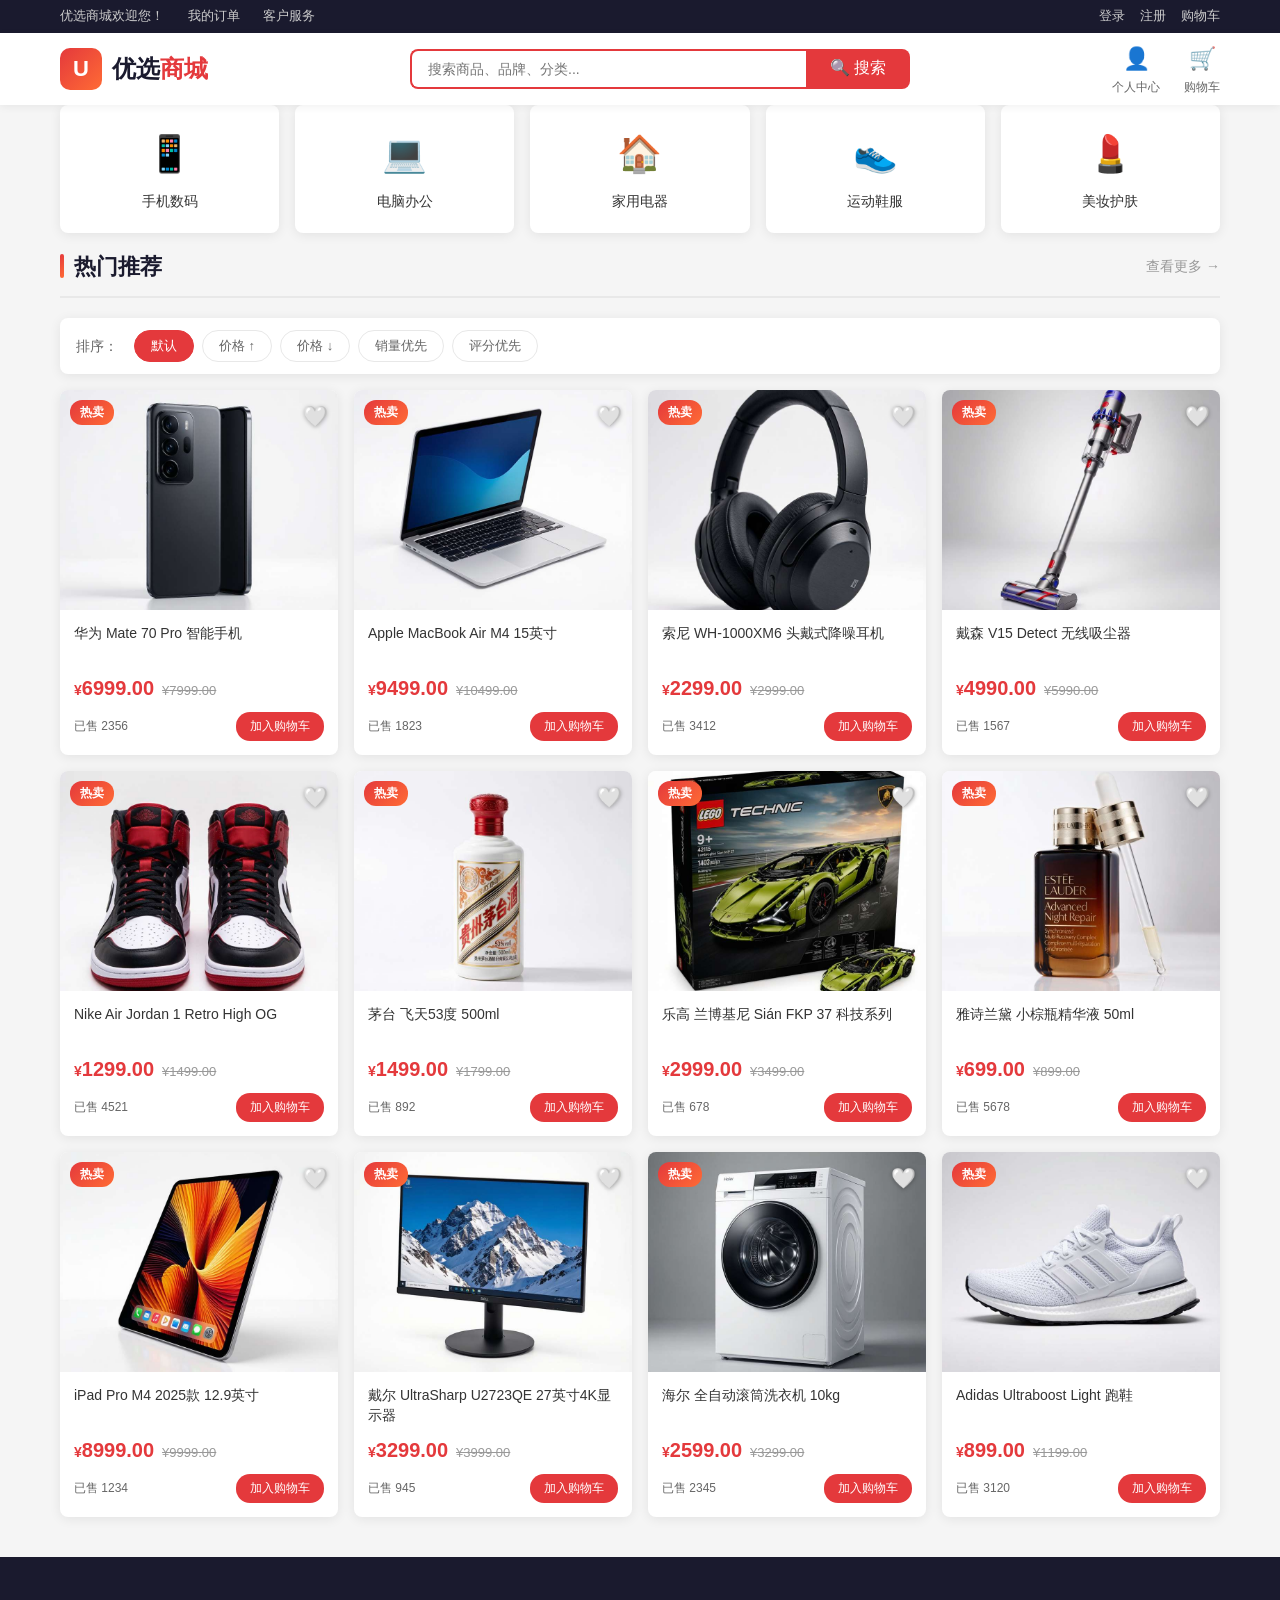
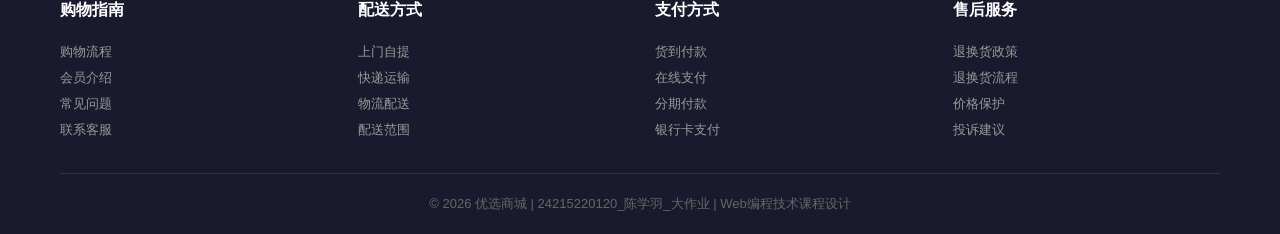
<file: index.html>
<!DOCTYPE html>
<html lang="zh-CN">
<head>
    <meta charset="UTF-8">  <!-- 字符编码：支持中文 -->
    <meta name="viewport" content="width=device-width, initial-scale=1.0">  <!-- 移动端视口适配 -->
    <title>优选商城 - 品质生活，尽在优选</title>  <!-- 页面标题（显示在浏览器标签页上） -->
    <link rel="stylesheet" href="css/style.css">  <!-- 引入全局样式表 -->
</head>
<body>
    <!-- =============================================
         顶部信息栏（Top Bar）
         【答辩要点】深色背景的功能导航条。
         包含：欢迎语、我的订单、客户服务 | 登录/注册、用户名、退出、购物车
         通过 JS 的 updateUserUI() 函数根据登录状态动态切换显示。
         未登录：显示"登录""注册"链接
         已登录：显示用户名 + 退出按钮
         ============================================= -->
    <div class="top-bar">
        <div class="container">
            <!-- 左侧：欢迎语 + 快捷链接 -->
            <div class="left-links">
                <a href="index.html">优选商城欢迎您！</a>  <!-- 点击回到首页 -->
                <a href="#">我的订单</a>
                <a href="#">客户服务</a>
            </div>
            <!-- 右侧：用户状态区 -->
            <div class="right-links">
                <!-- 未登录时显示 -->
                <a href="login.html" class="login-link">登录</a>          <!-- 跳转登录页 -->
                <a href="login.html#register" class="login-link">注册</a> <!-- 跳转注册（#register 自动切换标签） -->
                <!-- 已登录时显示（默认隐藏，JS 控制） -->
                <span class="user-info" style="display:none;"></span>    <!-- 显示用户名 -->
                <button class="btn-logout" style="display:none;" onclick="logout()">退出</button>  <!-- 退出登录 -->
                <!-- 购物车入口（始终显示） -->
                <a href="cart.html" style="position:relative;">
                    购物车 <span id="cart-badge" class="badge" style="display:none;">0</span>  <!-- 红色角标 -->
                </a>
            </div>
        </div>
    </div>

    <!-- =============================================
         主头部（Main Header）
         【答辩要点】position: sticky 粘性定位，滚动时固定在顶部。
         三部分：Logo（品牌标识） + 搜索框（核心功能） + 操作区（个人中心/购物车）
         搜索框包含历史记录下拉面板（position: absolute 定位）。
         ============================================= -->
    <header class="main-header">
        <div class="container">
            <!-- 品牌 Logo：图标（渐变方块）+ 文字 -->
            <a href="index.html" class="logo">
                <div class="logo-icon">U</div>  <!-- 渐变红色方块 -->
                <div class="logo-text">优选<span>商城</span></div>  <!-- "商城"红色 -->
            </a>
            
            <!-- 搜索框区域：input + button 组合 -->
            <!-- position:relative 为搜索历史面板提供定位参考 -->
            <div class="search-box" style="position:relative;">
                <!-- 搜索输入框：聚焦时显示搜索历史 -->
                <!-- 搜索输入框：聚焦时显示搜索历史，失焦时延迟隐藏（给点击历史项留时间） -->
                <input type="text" id="search-input" placeholder="搜索商品、品牌、分类..." 
                       onfocus="showSearchHistory()"
                       onblur="setTimeout(hideSearchHistory, 200)">
                <button id="search-btn">🔍 搜索</button>  <!-- 搜索按钮（JS 绑定 click 和 Enter 事件） -->
                
                <!-- 【新功能】搜索历史下拉面板 -->
                <div class="search-history-panel" id="search-history-panel">
                    <div class="history-header">
                        <span>搜索历史</span>
                        <button class="clear-btn" onclick="clearSearchHistory(); showSearchHistory();">清空</button>
                        <!-- 清空按钮：先清空历史，再重新渲染面板 -->
                    </div>
                    <div id="history-list"></div>  <!-- 历史列表（JS 动态生成） -->
                </div>
            </div>
            
            <!-- 头部操作区：个人中心 + 购物车 -->
            <div class="header-actions">
                <!-- 个人中心入口 -->
                <a href="profile.html" class="header-action-item">
                    <span class="icon">👤</span>    <!-- 图标 -->
                    <span class="label">个人中心</span>  <!-- 文字 -->
                </a>
                <!-- 购物车入口（带角标） -->
                <a href="cart.html" class="header-action-item">
                    <span class="icon">🛒</span>
                    <span class="label">购物车</span>
                    <span id="cart-badge" class="badge" style="display:none;">0</span>  <!-- 第二个角标 -->
                </a>
            </div>
        </div>
    </header>


    <!-- =============================================
         轮播图（Banner）- 已隐藏，代码保留备用
         【答辩要点】3张轮播图，使用 opacity 淡入淡出切换。
         JS 的 initBanner() 控制自动播放（每4秒切换）。
         支持手动点击左右箭头和底部指示器。
         目前通过 CSS display:none 隐藏，可随时启用。
         ============================================= -->
    <section class="banner-section">
        <div class="banner-container">
            <!-- 第1张：618大促（默认显示） -->
            <div class="banner-slide active">
                <div class="banner-bg" style="background: linear-gradient(135deg, #ff6b6b, #e4393c);"></div>
                <div class="banner-content">
                    <h2>🔥 618年中大促</h2>
                    <p>全场低至5折，爆款直降千元</p>
                    <a href="javascript:void(0)" class="btn-banner" onclick="filterByCategory('全部')">立即抢购</a>
                </div>
            </div>
            <!-- 第2张：数码焕新 -->
            <div class="banner-slide">
                <div class="banner-bg" style="background: linear-gradient(135deg, #667eea, #764ba2);"></div>
                <div class="banner-content">
                    <h2>📱 数码焕新季</h2>
                    <p>新款手机电脑，限时特惠</p>
                    <a href="javascript:void(0)" class="btn-banner" onclick="filterByCategory('手机数码')">去逛逛</a>
                </div>
            </div>
            <!-- 第3张：运动风尚 -->
            <div class="banner-slide">
                <div class="banner-bg" style="background: linear-gradient(135deg, #11998e, #38ef7d);"></div>
                <div class="banner-content">
                    <h2>👟 运动新风尚</h2>
                    <p>品牌运动鞋服，焕新你的装备</p>
                    <a href="javascript:void(0)" class="btn-banner" onclick="filterByCategory('运动鞋服')">立即选购</a>
                </div>
            </div>
            <!-- 左右切换箭头 -->
            <button class="banner-btn prev">❮</button>
            <button class="banner-btn next">❯</button>
            <!-- 底部指示器圆点 -->
            <div class="banner-dots">
                <span class="dot active"></span>  <!-- 第1个激活 -->
                <span class="dot"></span>         <!-- 第2个 -->
                <span class="dot"></span>         <!-- 第3个 -->
            </div>
        </div>
    </section>

    <!-- =============================================
         主内容区域
         【答辩要点】首页的核心内容区。
         结构：快捷入口（5分类图标）→ 区块标题 → 排序栏 → 商品网格
         商品网格通过 JS 的 renderProducts() 动态渲染。
         排序栏通过 JS 的 setSortType() 处理。
         ============================================= -->
    <main class="main-content">
        <!-- 快捷入口：5个分类图标，Grid 5列布局 -->
        <!-- 点击调用 filterByCategory() 按分类筛选商品 -->
        <div class="quick-entry">
            <div class="quick-entry-item" onclick="filterByCategory('手机数码')">
                <div class="entry-icon">📱</div>
                <div class="entry-text">手机数码</div>
            </div>
            <div class="quick-entry-item" onclick="filterByCategory('电脑办公')">
                <div class="entry-icon">💻</div>
                <div class="entry-text">电脑办公</div>
            </div>
            <div class="quick-entry-item" onclick="filterByCategory('家用电器')">
                <div class="entry-icon">🏠</div>
                <div class="entry-text">家用电器</div>
            </div>
            <div class="quick-entry-item" onclick="filterByCategory('运动鞋服')">
                <div class="entry-icon">👟</div>
                <div class="entry-text">运动鞋服</div>
            </div>
            <div class="quick-entry-item" onclick="filterByCategory('美妆护肤')">
                <div class="entry-icon">💄</div>
                <div class="entry-text">美妆护肤</div>
            </div>
        </div>

        <!-- 商品列表区域 -->
        <div class="container">
            <!-- 区块标题：左侧彩色竖条 + 标题文字 + 右侧"查看更多" -->
            <div class="section-header">
                <h2 class="section-title">热门推荐</h2>  <!-- ::before 伪元素生成红色竖条 -->
                <a href="javascript:void(0)" class="section-more" onclick="filterByCategory('全部')">查看更多 →</a>
            </div>

            <!-- 【新功能】商品排序栏 -->
            <!-- data-sort 属性存储排序类型，JS 通过 dataset.sort 读取 -->
            <div class="sort-bar">
                <span class="sort-label">排序：</span>
                <button class="sort-btn active" data-sort="default" onclick="setSortType('default')">默认</button>
                <button class="sort-btn" data-sort="price-asc" onclick="setSortType('price-asc')">价格 ↑</button>
                <button class="sort-btn" data-sort="price-desc" onclick="setSortType('price-desc')">价格 ↓</button>
                <button class="sort-btn" data-sort="sales" onclick="setSortType('sales')">销量优先</button>
                <button class="sort-btn" data-sort="rating" onclick="setSortType('rating')">评分优先</button>
            </div>

            <!-- 商品网格容器：JS 通过 innerHTML 动态填充 -->
            <div class="product-grid" id="product-grid">
                <!-- renderProducts() 动态渲染商品卡片 -->
            </div>
        </div>
    </main>

    <!-- =============================================
         页脚（Footer）
         【答辩要点】深色背景，4列 Grid 布局。
         包含：购物指南、配送方式、支付方式、售后服务。
         底部版权信息显示学号和姓名。
         ============================================= -->
    <footer class="site-footer">
        <div class="container">
            <!-- 4列网格布局 -->
            <div class="footer-grid">
                <div class="footer-col">
                    <h4>购物指南</h4>
                    <a href="#">购物流程</a>
                    <a href="#">会员介绍</a>
                    <a href="#">常见问题</a>
                    <a href="#">联系客服</a>
                </div>
                <div class="footer-col">
                    <h4>配送方式</h4>
                    <a href="#">上门自提</a>
                    <a href="#">快递运输</a>
                    <a href="#">物流配送</a>
                    <a href="#">配送范围</a>
                </div>
                <div class="footer-col">
                    <h4>支付方式</h4>
                    <a href="#">货到付款</a>
                    <a href="#">在线支付</a>
                    <a href="#">分期付款</a>
                    <a href="#">银行卡支付</a>
                </div>
                <div class="footer-col">
                    <h4>售后服务</h4>
                    <a href="#">退换货政策</a>
                    <a href="#">退换货流程</a>
                    <a href="#">价格保护</a>
                    <a href="#">投诉建议</a>
                </div>
            </div>
            <!-- 底部版权 -->
            <div class="footer-bottom">
                <p>© 2026 优选商城 | 24215220120_陈学羽_大作业 | Web编程技术课程设计</p>
            </div>
        </div>
    </footer>

    <!-- =============================================
         引入 JS 文件
         【答辩要点】先引入核心库 app.js（全局函数和状态），
         再编写首页专属的内联脚本。
         ============================================= -->
    <script src="js/app.js"></script>  <!-- 核心逻辑（AppState、购物车、搜索等） -->
    <script>
        // =============================================
        // 首页专属脚本
        // 【答辩要点】本脚本块负责首页特有的功能：
        //   1. 轮播图初始化（initBanner）
        //   2. 搜索历史面板交互
        //   3. 跨页面分类参数恢复（sessionStorage）
        // =============================================
        
        /**
         * 页面加载完成后初始化
         * 【答辩要点】DOMContentLoaded 事件在 HTML 解析完成后触发。
         * initBanner() 启动轮播定时器。
         * sessionStorage 读取从其他页面传来的分类参数。
         * sessionStorage 与 localStorage 的区别：
         *   - sessionStorage：关闭标签页后清除（临时数据）
         *   - localStorage：永久保存（持久化数据）
         */
        document.addEventListener('DOMContentLoaded', () => {
            initBanner();  // 启动轮播图自动播放
            
            // 跨页面分类参数恢复
            // 例如：从商品详情页点击"去逛逛"跳转到首页时，自动筛选对应分类
            const savedCategory = sessionStorage.getItem('shop_category');
            if (savedCategory) {
                sessionStorage.removeItem('shop_category');  // 读取后立即清除（防止刷新重复应用）
                filterByCategory(savedCategory);             // 应用分类筛选
            }
        });

        // =============================================
        // 【新功能】搜索历史面板交互
        // 【答辩要点】搜索历史面板使用 position:absolute 定位在搜索框下方。
        // 通过 .show 类控制显隐（display:none ↔ display:block）。
        // 使用 onmousedown + preventDefault 防止 blur 先于 click 触发。
        //
        // 【答辩问答】Q：搜索历史怎么存怎么显示？
        // A：搜索关键词存在 AppState.searchHistory 数组里，用 LocalStorage 持久化。
        //   点击搜索框（onfocus）显示下拉面板，渲染历史列表。失焦（onblur）时 200ms 后隐藏。
        //   为什么用 onmousedown 而不是 onclick？因为点击历史项时 blur 会先触发导致
        //   面板消失，onmousedown 在 blur 之前触发，preventDefault() 阻止默认行为。
        //   清空按钮调用 clearSearchHistory() 清空数组和 LocalStorage。
        // =============================================
        
        /**
         * 显示搜索历史下拉面板
         * 【答辩要点】动态渲染历史列表，空历史时不显示。
         * 关键词中的单引号需要转义（replace），防止破坏 onclick 属性字符串。
         */
        function showSearchHistory() {
            const panel = document.getElementById('search-history-panel');  // 面板容器
            const list = document.getElementById('history-list');            // 列表容器
            
            // 无历史记录时不显示面板
            if (AppState.searchHistory.length === 0) {
                panel.classList.remove('show');  // 隐藏
                return;
            }
            
            // 渲染历史列表：map() 遍历 → 生成 HTML → join() 拼接 → innerHTML 写入
            list.innerHTML = AppState.searchHistory.map(kw => `
                <div class="history-item" onmousedown="event.preventDefault(); useHistory('${kw.replace(/'/g, "\\'")}')">
                    <!-- onmousedown + preventDefault：防止 blur 先触发导致面板关闭 -->
                    <!-- replace(/'/g, "\\'")：转义单引号 -->
                    <span class="history-icon">🕐</span>
                    <span>${kw}</span>
                </div>
            `).join('');
            
            panel.classList.add('show');  // 显示面板
        }
        
        /**
         * 隐藏搜索历史面板
         * 【答辩要点】延迟 200ms 隐藏，给点击历史项留出响应时间。
         * 如果在 onclick 中直接隐藏，blur 事件可能先触发导致点击无效。
         */
        function hideSearchHistory() {
            const panel = document.getElementById('search-history-panel');
            panel.classList.remove('show');  // 移除 .show 类 → display:none
        }
        
        /**
         * 点击历史记录项：填入搜索框并执行搜索
         * @param {string} keyword - 搜索关键词
         * 【答辩要点】两步操作：填入输入框 → 模拟点击搜索按钮。
         * button.click() 触发按钮上绑定的 click 事件处理器。
         */
        function useHistory(keyword) {
            document.getElementById('search-input').value = keyword;  // 填入关键词
            document.getElementById('search-btn').click();            // 触发搜索
            hideSearchHistory();  // 关闭面板
        }
    </script>
</body>
</html>
</file>
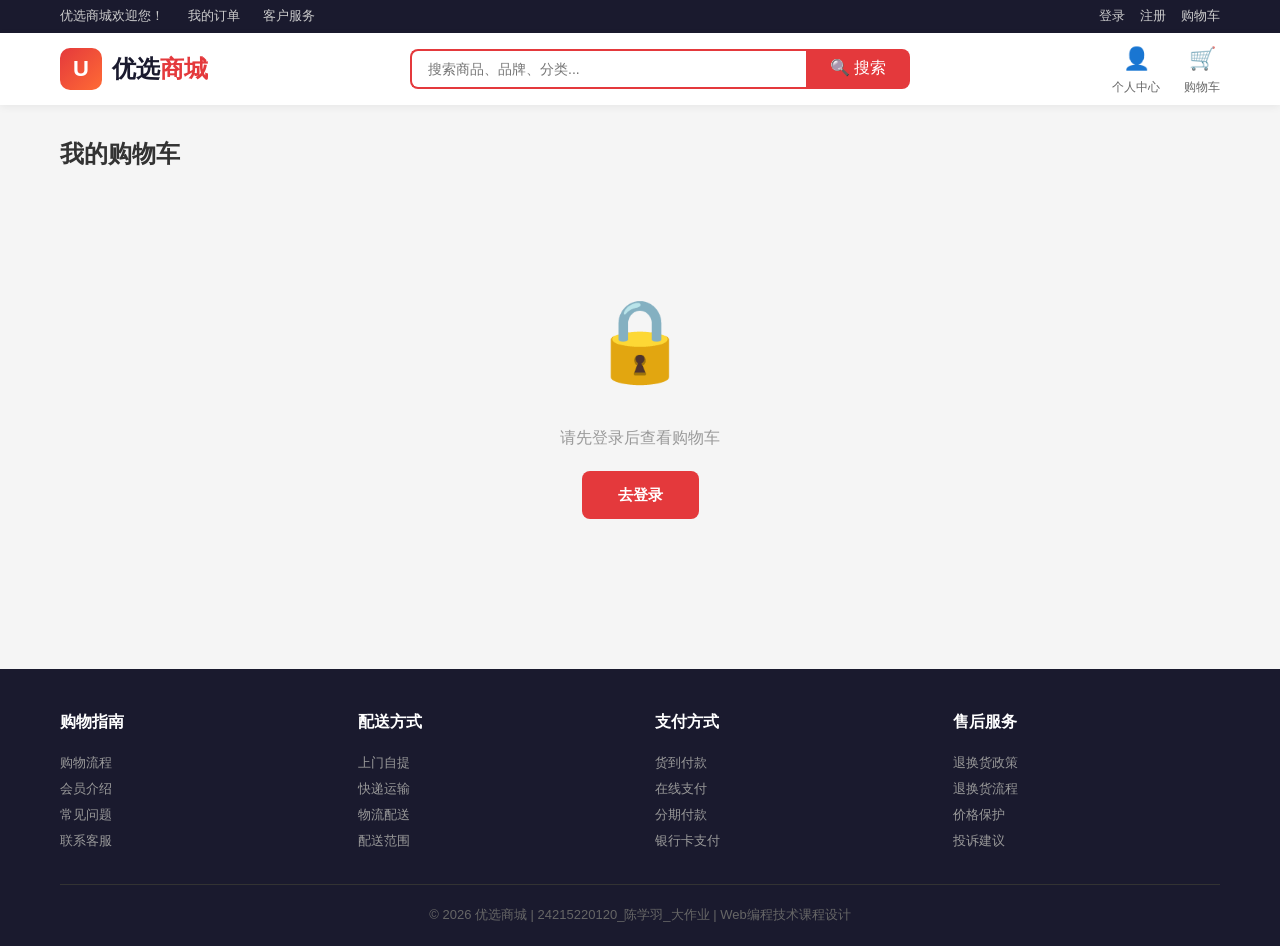
<file: cart.html>
<!DOCTYPE html>
<html lang="zh-CN">
<head>
    <meta charset="UTF-8">
    <meta name="viewport" content="width=device-width, initial-scale=1.0">
    <title>购物车 - 优选商城</title>
    <link rel="stylesheet" href="css/style.css">
</head>
<body>
    <!-- =============================================
         顶部信息栏 + 主头部（与首页共用样式）
         【答辩要点】所有页面共享相同的头部结构，保证一致的导航体验。
         ============================================= -->
    <div class="top-bar">
        <div class="container">
            <div class="left-links">
                <a href="index.html">优选商城欢迎您！</a>
                <a href="#">我的订单</a>
                <a href="#">客户服务</a>
            </div>
            <div class="right-links">
                <a href="login.html" class="login-link">登录</a>
                <a href="login.html#register" class="login-link">注册</a>
                <span class="user-info" style="display:none;"></span>
                <button class="btn-logout" style="display:none;" onclick="logout()">退出</button>
                <a href="cart.html">购物车 <span id="cart-badge" class="badge" style="display:none;">0</span></a>
            </div>
        </div>
    </div>

    <header class="main-header">
        <div class="container">
            <a href="index.html" class="logo">
                <div class="logo-icon">U</div>
                <div class="logo-text">优选<span>商城</span></div>
            </a>
            <div class="search-box">
                <input type="text" id="search-input" placeholder="搜索商品、品牌、分类...">
                <button id="search-btn">🔍 搜索</button>
            </div>
            <div class="header-actions">
                <a href="profile.html" class="header-action-item">
                    <span class="icon">👤</span>
                    <span class="label">个人中心</span>
                </a>
                <a href="cart.html" class="header-action-item">
                    <span class="icon">🛒</span>
                    <span class="label">购物车</span>
                    <span id="cart-badge" class="badge" style="display:none;">0</span>
                </a>
            </div>
        </div>
    </header>

    <!-- =============================================
         购物车内容区域
         【答辩要点】购物车有三种显示状态：
         状态1（未登录）：🔒 图标 + "请先登录" + 去登录按钮
         状态2（空购物车）：🛒 图标 + "购物车空" + 去购物按钮
         状态3（有商品）：商品表格 + 底部结算栏
         
         商品表格使用 Grid 6列布局：
         复选框(50px) | 商品信息(弹性) | 单价(120px) | 数量(140px) | 小计(140px) | 操作(100px)
         
         结算栏包含：全选复选框 + 已选数量/总价 + 结算按钮
         
         数据流：操作 → AppState.cart 变化 → saveCartToStorage() → renderCart() 重新渲染
         ============================================= -->
    <main class="main-content">
        <div class="container">
            <div class="cart-page">
                <h2 style="font-size:24px;font-weight:700;margin-bottom:24px;">我的购物车</h2>
                
                <!-- 状态1/2：空购物车/未登录提示（共用容器） -->
                <div class="cart-empty" id="cart-empty" style="display:none;">
                    <div class="empty-icon">🛒</div>
                    <p>购物车还是空的，快去挑选心仪的商品吧！</p>
                    <a href="index.html" class="btn-go-shopping">去购物</a>
                </div>

                <!-- 状态3：购物车商品列表 -->
                <div id="cart-content">
                    <!-- 购物车表格 -->
                    <div class="cart-table" id="cart-table">
                        <!-- 表头：6列 Grid 布局 -->
                        <!-- grid-template-columns: 50px 1fr 120px 140px 140px 100px -->
                        <div class="cart-table-header">
                            <span></span>        <!-- 复选框列（空标题） -->
                            <span>商品信息</span>  <!-- 商品图片+名称 -->
                            <span>单价</span>      <!-- 单价 -->
                            <span>数量</span>      <!-- 数量选择器 -->
                            <span>小计</span>      <!-- 单价×数量 -->
                            <span>操作</span>      <!-- 删除按钮 -->
                        </div>
                        <!-- 商品列表：JS 动态渲染 -->
                        <div id="cart-items"></div>
                    </div>

                    <!-- 底部结算栏 -->
                    <div class="cart-footer" id="cart-footer" style="display:none;">
                        <!-- 全选复选框 -->
                        <div class="select-all">
                            <input type="checkbox" id="select-all" onchange="handleSelectAll(this.checked)">
                            <!-- this.checked：复选框当前选中状态（true/false） -->
                            <label for="select-all">全选</label>
                        </div>
                        <!-- 结算信息 -->
                        <div class="cart-summary">
                            <span class="total-text">已选 <strong id="selected-count">0</strong> 件，合计：</span>
                            <span class="total-price" id="total-price">¥0.00</span>
                            <button class="btn-checkout" onclick="goCheckout()">去结算</button>
                        </div>
                    </div>
                </div>
            </div>
        </div>
    </main>

    <!-- 页脚 -->
    <footer class="site-footer">
        <div class="container">
            <div class="footer-grid">
                <div class="footer-col">
                    <h4>购物指南</h4>
                    <a href="#">购物流程</a><a href="#">会员介绍</a><a href="#">常见问题</a><a href="#">联系客服</a>
                </div>
                <div class="footer-col">
                    <h4>配送方式</h4>
                    <a href="#">上门自提</a><a href="#">快递运输</a><a href="#">物流配送</a><a href="#">配送范围</a>
                </div>
                <div class="footer-col">
                    <h4>支付方式</h4>
                    <a href="#">货到付款</a><a href="#">在线支付</a><a href="#">分期付款</a><a href="#">银行卡支付</a>
                </div>
                <div class="footer-col">
                    <h4>售后服务</h4>
                    <a href="#">退换货政策</a><a href="#">退换货流程</a><a href="#">价格保护</a><a href="#">投诉建议</a>
                </div>
            </div>
            <div class="footer-bottom">
                <p>© 2026 优选商城 | 24215220120_陈学羽_大作业 | Web编程技术课程设计</p>
            </div>
        </div>
    </footer>

    <script src="js/app.js"></script>
    <script>
        // =============================================
        // 购物车页专属脚本
        // 【答辩要点】购物车是"数据驱动视图"的典型应用。
        // 核心设计模式：
        //   操作 → 修改 AppState.cart → saveCartToStorage() → renderCart() 全量重渲染
        // 
        // 这是简化版的"全量更新"策略：
        //   优点：逻辑简单，不易出错，状态一致性好
        //   缺点：数据量大时性能较差（本项目数据量小，可接受）
        //
        // 【答辩问答】Q：购物车全选怎么实现的？
        // A：全选复选框变化时，用 forEach 遍历购物车每项，把 checked 设成和全选框一样。
        //   反过来，每个单项变化时用 every() 检查是否全部选中，更新全选框状态。
        //   every() 是数组方法，所有元素都满足条件才返回 true。
        //
        // Q：购物车删除商品怎么做的？
        // A：filter() 筛选出 ID 不等于要删除的商品，生成新数组替换 cart。
        //   不用 splice 直接删除是因为 filter 返回新数组，不修改原数组，这叫"不可变数据"。
        //
        // 关键函数：
        //   - renderCart()：根据状态渲染购物车（三态切换）
        //   - updateCartSummary()：更新底部结算信息
        //   - handleItemCheck()：单选/取消
        //   - handleSelectAll()：全选/取消全选
        //   - changeItemQty()：修改数量
        //   - handleDelete()：删除商品
        //   - goCheckout()：跳转结算页
        // =============================================

        /**
         * 渲染购物车内容
         * 【答辩要点】三种状态的判断和渲染：
         *   1. 未登录 → 登录提示
         *   2. 购物车空 → 空状态
         *   3. 有商品 → 表格 + 结算栏
         * 
         * 商品行使用模板字符串 + map().join() 生成 HTML。
         * 每行包含：复选框 | 商品图片+名称 | 单价 | 数量选择器 | 小计 | 删除按钮
         */
        function renderCart() {
            const cartItemsEl = document.getElementById('cart-items');    // 商品列表容器
            const cartEmptyEl = document.getElementById('cart-empty');    // 空状态容器
            const cartFooterEl = document.getElementById('cart-footer');  // 结算栏
            
            // === 状态1：未登录 ===
            if (!AppState.currentUser) {
                cartEmptyEl.style.display = '';  // 显示空状态区
                cartEmptyEl.innerHTML = `
                    <div class="empty-icon">🔒</div>
                    <p>请先登录后查看购物车</p>
                    <a href="login.html" class="btn-go-shopping">去登录</a>
                `;
                document.getElementById('cart-content').style.display = 'none';  // 隐藏商品列表
                return;
            }
            
            // === 状态2：购物车为空 ===
            if (AppState.cart.length === 0) {
                cartEmptyEl.style.display = '';  // 显示空状态（保持默认 HTML 内容）
                document.getElementById('cart-content').style.display = 'none';
                return;
            }
            
            // === 状态3：有商品 → 渲染列表 ===
            cartEmptyEl.style.display = 'none';          // 隐藏空状态
            document.getElementById('cart-content').style.display = '';  // 显示商品列表
            
            // ★ 核心渲染：map() 遍历购物车 → 模板字符串生成 HTML → join() 拼接 → innerHTML
            cartItemsEl.innerHTML = AppState.cart.map(item => `
                <div class="cart-item">
                    <!-- 1. 复选框：绑定 item.checked 状态 -->
                    <div class="item-checkbox">
                        <!-- ${item.checked ? 'checked' : ''}：动态设置复选框状态 -->
                        <input type="checkbox" ${item.checked ? 'checked' : ''} 
                               onchange="handleItemCheck(${item.productId})">
                    </div>
                    <!-- 2. 商品信息：点击跳转详情页 -->
                    <div class="item-product" onclick="viewProductDetail(${item.productId})" style="cursor:pointer;">
                        <div class="item-image">
                            <img src="${item.image}" alt="${item.name}" 
                                 onerror="this.parentElement.innerHTML='<div style=...>📦</div>'">
                        </div>
                        <div class="item-name">${item.name}</div>
                    </div>
                    <!-- 3. 单价 -->
                    <div class="item-price">¥${item.price.toFixed(2)}</div>
                    <!-- 4. 数量选择器：减号 + 输入框 + 加号 -->
                    <div class="item-quantity">
                        <button class="qty-btn" onclick="changeItemQty(${item.productId}, -1)">−</button>
                        <input type="number" class="qty-input" value="${item.quantity}" 
                               min="1" max="99" style="width:50px;" 
                               onchange="changeItemQtyInput(${item.productId}, this.value)">
                        <button class="qty-btn" onclick="changeItemQty(${item.productId}, 1)">+</button>
                    </div>
                    <!-- 5. 小计：单价 × 数量 -->
                    <div class="item-total">¥${(item.price * item.quantity).toFixed(2)}</div>
                    <!-- 6. 删除按钮 -->
                    <button class="btn-delete" onclick="handleDelete(${item.productId})">删除</button>
                </div>
            `).join('');
            
            // 显示结算栏并更新汇总信息
            cartFooterEl.style.display = '';
            updateCartSummary();
        }
        
        /**
         * 更新购物车底部结算信息
         * 【答辩要点】汇总计算三个值：
         *   1. 已选件数：filter(checked) → reduce(累加 quantity)
         *   2. 总金额：getCartTotal()（内部也是 filter + reduce）
         *   3. 全选状态：every(i => i.checked)
         */
        function updateCartSummary() {
            // filter：筛选选中的商品
            const checkedItems = AppState.cart.filter(i => i.checked);
            // reduce：累加已选商品的总件数
            document.getElementById('selected-count').textContent = 
                checkedItems.reduce((s, i) => s + i.quantity, 0);
            // 总金额
            document.getElementById('total-price').textContent = 
                '¥' + getCartTotal().toFixed(2);
            // ★ 全选框状态同步：所有商品都选中 → 勾选全选框
            // every()：所有元素满足条件返回 true，否则 false
            document.getElementById('select-all').checked = 
                AppState.cart.length > 0 && AppState.cart.every(i => i.checked);
        }
        
        /**
         * 单个商品复选框变化
         * @param {number} productId - 商品ID
         * 【答辩要点】切换选中状态 → 重新渲染整个购物车。
         */
        function handleItemCheck(productId) {
            toggleCartItemCheck(productId);  // 切换 AppState 中的 checked
            renderCart();                     // 重新渲染
        }
        
        /**
         * 全选/取消全选
         * @param {boolean} checked - 全选状态
         */
        function handleSelectAll(checked) {
            toggleAllCartCheck(checked);  // 遍历设置所有项的 checked
            renderCart();
        }
        
        /**
         * 修改商品数量（+/-按钮）
         * @param {number} productId - 商品ID
         * @param {number} delta - 变化量（+1 或 -1）
         * 【答辩要点】先找到商品，计算新数量，调用 updateCartQuantity 更新。
         */
        function changeItemQty(productId, delta) {
            const item = AppState.cart.find(i => i.productId === productId);
            if (item) {
                updateCartQuantity(productId, item.quantity + delta);  // 新数量 = 原数量 + 变化量
                renderCart();  // 重新渲染（更新小计和汇总）
            }
        }
        
        /**
         * 手动输入数量
         * @param {number} productId - 商品ID
         * @param {string|number} value - 输入值
         */
        function changeItemQtyInput(productId, value) {
            const qty = parseInt(value) || 1;  // 转为整数，无效默认 1
            updateCartQuantity(productId, qty);
            renderCart();
        }
        
        /**
         * 删除购物车商品
         * @param {number} productId - 商品ID
         * 【答辩要点】数据流：removeFromCart → showToast → renderCart
         * removeFromCart 内部用 filter 创建不含该商品的新数组。
         */
        function handleDelete(productId) {
            removeFromCart(productId);  // 全局函数：filter 删除
            showToast('已从购物车移除', 'info');
            renderCart();  // 重新渲染（如果删除后为空，自动切换到空状态）
        }
        
        /**
         * 去结算
         * 【答辩要点】验证有选中商品后跳转结算页。
         * 数据已存储在 AppState 和 LocalStorage 中，结算页直接读取。
         */
        function goCheckout() {
            const checkedItems = AppState.cart.filter(i => i.checked);
            if (checkedItems.length === 0) {
                showToast('请选择要结算的商品', 'error');  // 无选中商品：提示错误
                return;
            }
            window.location.href = 'checkout.html';  // 跳转结算页
        }
        
        // ★ 页面加载完成后渲染购物车
        document.addEventListener('DOMContentLoaded', renderCart);
    </script>
</body>
</html>
</file>
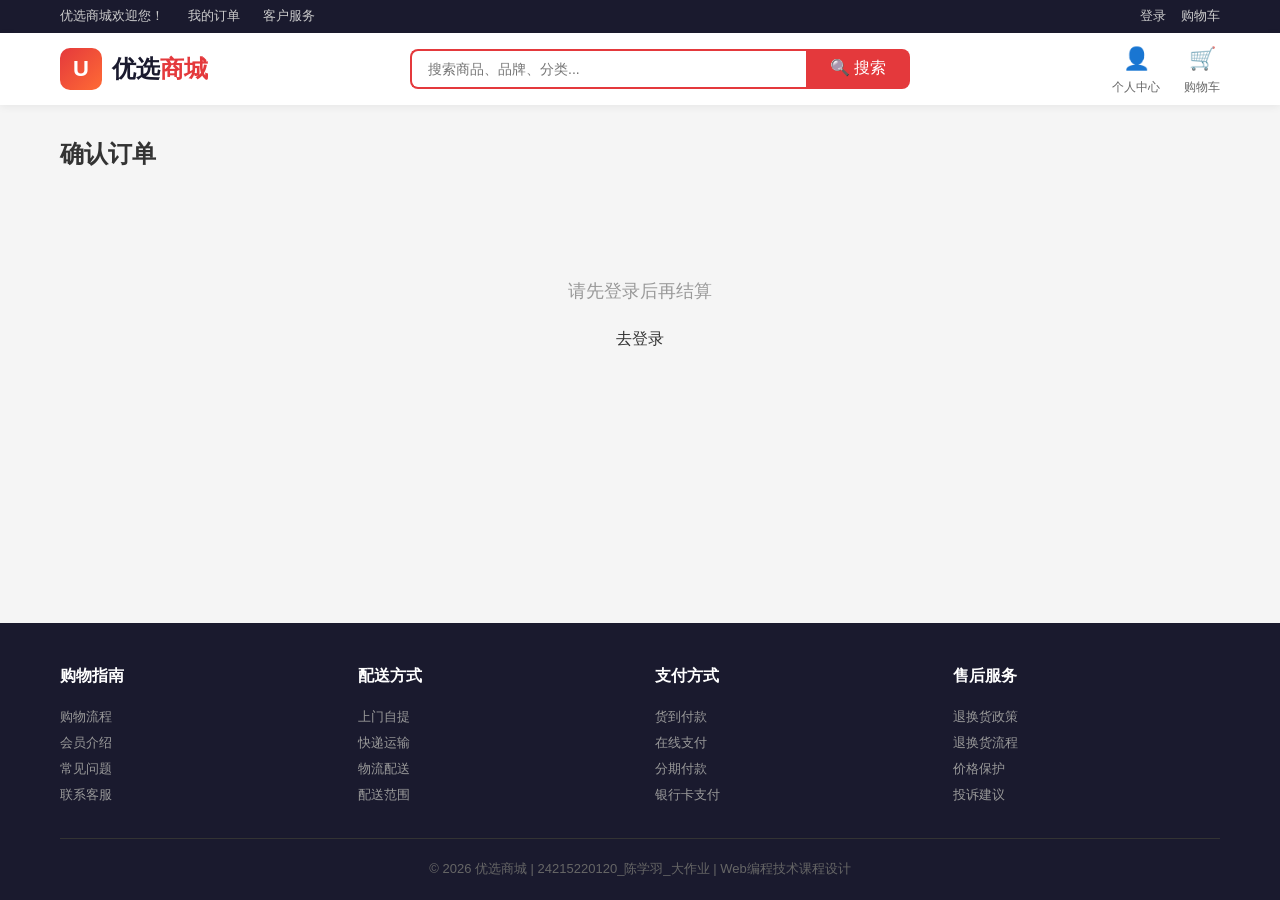
<file: checkout.html>
<!DOCTYPE html>
<html lang="zh-CN">
<head>
    <meta charset="UTF-8">
    <meta name="viewport" content="width=device-width, initial-scale=1.0">
    <title>提交订单 - 优选商城</title>
    <link rel="stylesheet" href="css/style.css">
</head>
<body>
    <!-- =============================================
         【答辩要点】checkout.html 是整个购物流程的终点
         用户在购物车页面选中商品后点击"去结算"，跳转到此页面完成下单。
         
         完整购物流程：
           浏览商品 → 加入购物车 → 购物车管理 → 结算确认 → 提交订单 → 查看订单
         
         本页面的核心职责：
           1. 展示待结算商品（只读，不允许修改数量）
           2. 收集收货信息（姓名、手机号、地址）
           3. 选择支付方式（微信/支付宝/银行卡）
           4. 显示订单汇总金额（商品总价 + 运费 + 应付总额）
           5. 提交订单（验证表单 → 创建订单 → 清空已购商品 → 跳转）
         
         技术要点：
           - 三种视图状态切换（未登录 / 无商品 / 正常结算）
           - CSS Grid 双栏布局（左侧表单 + 右侧汇总 sticky 固定）
           - 事件委托实现支付方式切换高亮
           - 正则表达式验证手机号格式
           - LocalStorage 持久化订单数据
         
         关键函数：
           renderCheckout() - 渲染结算页面，判断状态 + 预填用户信息 + 渲染商品列表
           updateSummary()  - 更新右侧金额汇总
           placeOrder()     - 提交订单：验证 → 创建 → 跳转
         ============================================= -->
    <!-- =============================================
         顶部信息栏 + 主头部（与首页共用）
         【答辩要点】头部组件在所有页面保持一致，体现了"组件复用"的设计思想。
         由于是纯 HTML 项目，没有使用前端框架的组件化（如 Vue 组件），
         所以采用"手动复制 HTML 结构"的方式实现复用。
         实际生产项目中会使用模板引擎（EJS/Pug）或前端框架来解决这个问题。
         ============================================= -->
    <div class="top-bar">
        <div class="container">
            <div class="left-links">
                <a href="index.html">优选商城欢迎您！</a>
                <a href="#">我的订单</a>
                <a href="#">客户服务</a>
            </div>
            <div class="right-links">
                <a href="login.html" class="login-link">登录</a>
                <!-- 登录后通过 JS 切换显示 -->
                <span class="user-info" style="display:none;"></span>
                <button class="btn-logout" style="display:none;" onclick="logout()">退出</button>
                <a href="cart.html">购物车 <span id="cart-badge" class="badge" style="display:none;">0</span></a>
            </div>
        </div>
    </div>

    <header class="main-header">
        <div class="container">
            <a href="index.html" class="logo">
                <div class="logo-icon">U</div>
                <div class="logo-text">优选<span>商城</span></div>
            </a>
            <div class="search-box">
                <input type="text" id="search-input" placeholder="搜索商品、品牌、分类...">
                <button id="search-btn">🔍 搜索</button>
            </div>
            <div class="header-actions">
                <a href="profile.html" class="header-action-item">
                    <span class="icon">👤</span>
                    <span class="label">个人中心</span>
                </a>
                <a href="cart.html" class="header-action-item">
                    <span class="icon">🛒</span>
                    <span class="label">购物车</span>
                    <span id="cart-badge" class="badge" style="display:none;">0</span>
                </a>
            </div>
        </div>
    </header>

    <!-- =============================================
         结算页面主体
         
         【答辩要点】为什么用三种视图状态的设计？
         一个页面可能面临多种边界情况（edge cases），不能只考虑"正常情况"。
         这里的三种状态覆盖了所有可能：
           状态1 - 未登录：用户直接访问 checkout.html 但没有登录
           状态2 - 无选中商品：用户访问但购物车中没有勾选的商品
           状态3 - 正常结算：登录且有选中商品，展示结算表单
         
         如果不处理状态1和2，用户会看到空白页面，体验很差。
         这种"空状态处理"是前端开发的重要实践。
         
         布局方案：
           左右双栏 Grid 布局（checkout-grid）
           左侧：收货地址 + 支付方式 + 订单商品列表（占据主要空间）
           右侧：订单汇总 + 提交按钮（使用 position:sticky 固定跟随滚动）
           sticky 的好处：用户在左侧滚动查看商品时，右侧汇总始终可见，
           方便用户随时确认总金额并提交，不需要滚回页面顶部。
         ============================================= -->
    <main class="main-content">
        <div class="container">
            <div class="checkout-page">
                <h2 style="font-size:24px;font-weight:700;margin-bottom:24px;">确认订单</h2>
                
                <!-- =============================================
                     状态1：未登录提示
                     【答辩要点】防御性编程：用户可能直接输入 URL 访问此页面，
                     此时如果没有登录，不应该展示结算表单（因为没有用户信息），
                     而是给出友好提示并引导去登录。
                     display:none 初始隐藏，renderCheckout() 根据状态决定显示哪个。
                     ============================================= -->
                <div id="checkout-not-login" style="display:none;text-align:center;padding:80px;">
                    <p style="font-size:18px;color:#999;margin-bottom:20px;">请先登录后再结算</p>
                    <a href="login.html" class="btn-go-shopping">去登录</a>
                </div>

                <!-- =============================================
                     状态2：无选中商品
                     【答辩要点】另一种边界情况：用户登录了，但购物车中没有勾选的商品。
                     可能原因：用户在购物车页面全部取消选中，或商品被清空。
                     此时引导用户返回购物车重新选择。
                     ============================================= -->
                <div id="checkout-empty" style="display:none;text-align:center;padding:80px;">
                    <p style="font-size:18px;color:#999;margin-bottom:20px;">没有待结算的商品</p>
                    <a href="cart.html" class="btn-go-shopping">返回购物车</a>
                </div>

                <!-- =============================================
                     状态3：正常结算表单
                     【答辩要点】这是核心结算 UI，采用 CSS Grid 双栏布局。
                     
                     Grid 布局配置（在 style.css 中定义）：
                       .checkout-grid { display: grid; grid-template-columns: 1fr 360px; gap: 24px; }
                      左侧 1fr：占据剩余空间（自适应宽度）
                      右侧 360px：固定宽度（汇总面板不需要太宽）
                     
                     为什么选择 Grid 而不是 Flexbox？
                       Grid 更适合二维布局（行+列同时控制），
                       而 Flexbox 更适合一维布局（单行或单列）。
                       这里的双栏布局用 Grid 更直观：一行两列，左侧自适应右侧固定。
                     ============================================= -->
                <div class="checkout-grid" id="checkout-content">
                    <!-- =============================================
                         左侧：表单区
                         【答辩要点】左侧包含三个区块，从上到下依次排列：
                           1. 收货地址表单 - 三个必填字段（姓名、手机号、地址）
                           2. 支付方式选择 - radio 单选按钮组
                           3. 订单商品列表 - 动态渲染的已选商品清单
                         
                         设计思路：结算表单的核心是"信息收集"，
                         收货地址 → 物流信息，支付方式 → 支付渠道，商品列表 → 订单明细。
                         三个字段都标记了 * 号表示必填，提交时会验证。
                         
                         为什么用 input 的 type="tel" 而不是 type="text"？
                           type="tel" 在移动端会自动弹出数字键盘，方便用户输入手机号，
                           提升移动端用户体验（移动端优先的设计理念）。
                         ============================================= -->
                    <div class="checkout-left">
                        <!-- 收货地址表单 -->
                        <div class="checkout-section">
                            <h3>📍 收货地址</h3>
                            <!-- form-row 使用 flex 布局让姓名和手机号并排显示 -->
                            <div class="form-row">
                                <div class="form-group">
                                    <label>收货人 *</label>  <!-- * 表示必填字段 -->
                                    <div class="input-wrapper">
                                        <input type="text" id="receiver-name" placeholder="请输入收货人姓名" style="padding-left:16px;">
                                    </div>
                                </div>
                                <div class="form-group">
                                    <label>手机号 *</label>  <!-- * 表示必填字段 -->
                                    <div class="input-wrapper">
                                        <!-- type="tel"：移动端弹出数字键盘，提升输入体验 -->
                                        <input type="tel" id="receiver-phone" placeholder="请输入收货手机号" style="padding-left:16px;">
                                    </div>
                                </div>
                            </div>
                            <!-- full-width 让地址输入框占满整行 -->
                            <div class="form-group full-width" style="margin-top:16px;">
                                <label>详细地址 *</label>  <!-- * 表示必填字段 -->
                                <div class="input-wrapper">
                                    <input type="text" id="receiver-address" placeholder="省/市/区/详细地址" style="padding-left:16px;">
                                </div>
                            </div>
                        </div>

                        <!-- =============================================
                             支付方式选择
                             【答辩要点】使用 radio 按钮组实现单选（互斥选择）。
                             
                             为什么用 radio 而不是 select 下拉框？
                               radio 将所有选项平铺展示，用户一眼能看到所有支付方式，
                               比下拉框更直观，适合选项较少（≤5个）的场景。
                             
                             name="payment" 的作用：
                               同一 name 的 radio 按钮自动互斥——选中一个会自动取消另一个。
                               这是 HTML 原生行为，不需要 JS 控制。
                             
                             默认选中微信支付（checked 属性）：
                               微信支付是中国最常用的移动支付方式，设为默认减少用户操作。
                             
                             支付方式切换的高亮效果：
                               通过 JS 事件委托（document.addEventListener('change')）实现。
                               当 radio 状态变化时，遍历所有 label，给选中的加红色边框。
                               为什么用事件委托而不是给每个 radio 绑定事件？
                                 事件委托只需要一个监听器，代码更简洁，性能更好。
                               为什么修改的是 label 的样式而不是 radio 本身？
                                 radio 的默认样式很难自定义，而 label 包裹了 radio+文字，
                                 修改 label 的边框和背景就能实现视觉上的选中效果。
                             ============================================= -->
                        <div class="checkout-section">
                            <h3>💳 支付方式</h3>
                            <!-- flex 布局 + flex-wrap:wrap 让选项在小屏幕自动换行 -->
                            <div style="display:flex;gap:16px;flex-wrap:wrap;">
                                <!-- 微信支付（默认选中：checked 属性 + 红色边框高亮） -->
                                <label style="display:flex;align-items:center;gap:8px;padding:12px 20px;border:2px solid var(--primary);border-radius:8px;cursor:pointer;background:var(--primary-light);">
                                    <input type="radio" name="payment" value="wechat" checked style="accent-color:var(--primary);"> 微信支付
                                </label>
                                <!-- 支付宝（未选中：灰色边框） -->
                                <label style="display:flex;align-items:center;gap:8px;padding:12px 20px;border:2px solid var(--border);border-radius:8px;cursor:pointer;">
                                    <input type="radio" name="payment" value="alipay" style="accent-color:var(--primary);"> 支付宝
                                </label>
                                <!-- 银行卡（未选中：灰色边框） -->
                                <label style="display:flex;align-items:center;gap:8px;padding:12px 20px;border:2px solid var(--border);border-radius:8px;cursor:pointer;">
                                    <input type="radio" name="payment" value="card" style="accent-color:var(--primary);"> 银行卡
                                </label>
                            </div>
                        </div>

                        <!-- =============================================
                             订单商品列表
                             【答辩要点】这是结算页的商品确认区域。
                             与购物车页面不同，这里只展示"已选中"的商品，且只读不可修改。
                             
                             id="checkout-items" 是 JS 动态渲染的容器：
                               在 renderCheckout() 中，通过 checkedItems.map().join('') 
                               生成 HTML 字符串，然后用 innerHTML 插入。
                             
                             每行商品显示三部分：
                               缩略图（co-image） → 名称+单价×数量（co-info） → 小计金额（co-total）
                             
                             为什么结算页不提供修改数量的功能？
                               购物车是"编辑"的地方，结算页是"确认"的地方。
                               单一职责原则：每个页面只做一件事。
                               如果结算页也能修改数量，会导致与购物车数据不同步的问题。
                             ============================================= -->
                        <div class="checkout-section">
                            <h3>📦 订单商品</h3>
                            <!-- 动态渲染容器：JS 通过 innerHTML 填充商品列表 -->
                            <div class="checkout-items" id="checkout-items"></div>
                        </div>
                    </div>

                    <!-- =============================================
                         右侧：结算汇总面板
                         【答辩要点】右侧使用 position:sticky 固定在视口中。
                         
                         sticky 定位的工作原理：
                           当页面滚动到该元素时，它会"粘"在指定位置（top 值），
                           不会随页面继续滚动。当滚动回原位时，恢复正常的文档流位置。
                         
                         sticky vs fixed 的区别：
                           fixed 始终固定在视口，脱离文档流，需要手动设置宽度。
                           sticky 在到达阈值前正常排列，到达后固定，不脱离文档流。
                           这里用 sticky 更好：在内容较少时正常显示，内容多时固定跟随。
                         
                         汇总信息包含：
                           商品总价（summary-subtotal）：从 getCartTotal() 获取
                           运费（summary-freight）：本系统免运费（简化设计）
                           应付总额（summary-total）：商品总价 + 运费（突出显示）
                           提交按钮：调用 placeOrder() 函数
                         
                         为什么把汇总放在右侧而不是底部？
                           心理学原理：用户阅读习惯是从左到右、从上到下。
                           左侧浏览商品明细 → 右侧确认金额 → 点击提交，
                           符合用户的视觉动线，减少眼球移动距离。
                         ============================================= -->
                    <div class="checkout-right">
                        <!-- 汇总面板：sticky 定位使其跟随滚动 -->
                        <div class="checkout-summary" id="checkout-summary">
                            <h3>订单汇总</h3>
                            <!-- 商品总价：JS 动态更新 textContent -->
                            <div class="summary-row">
                                <span>商品总价</span>
                                <span id="summary-subtotal">¥0.00</span>  <!-- 默认占位，renderCheckout 时更新 -->
                            </div>
                            <!-- 运费：本项目简化设计，一律免运费 -->
                            <div class="summary-row">
                                <span>运费</span>
                                <span id="summary-freight">免运费</span>
                            </div>
                            <!-- 应付总额：加 total 类名，CSS 中加大字号和加粗 -->
                            <div class="summary-row total">
                                <span>应付总额</span>
                                <span id="summary-total">¥0.00</span>  <!-- 默认占位，renderCheckout 时更新 -->
                            </div>
                            <!-- ★ 提交订单按钮：整个结算流程的终点 -->
                            <button class="btn-place-order" onclick="placeOrder()">提交订单</button>
                        </div>
                    </div>
                </div>
            </div>
        </div>
    </main>

    <!-- =============================================
         页脚（所有页面共用）
         【答辩要点】footer 使用 CSS Grid 四列布局（footer-grid），
         每列包含一组导航链接，覆盖购物指南、配送方式、支付方式、售后服务四个维度。
         底部版权信息包含学号和姓名，用于课程答辩展示。
         ============================================= -->
    <footer class="site-footer">
        <div class="container">
            <div class="footer-grid">
                <div class="footer-col">
                    <h4>购物指南</h4>
                    <a href="#">购物流程</a><a href="#">会员介绍</a><a href="#">常见问题</a><a href="#">联系客服</a>
                </div>
                <div class="footer-col">
                    <h4>配送方式</h4>
                    <a href="#">上门自提</a><a href="#">快递运输</a><a href="#">物流配送</a><a href="#">配送范围</a>
                </div>
                <div class="footer-col">
                    <h4>支付方式</h4>
                    <a href="#">货到付款</a><a href="#">在线支付</a><a href="#">分期付款</a><a href="#">银行卡支付</a>
                </div>
                <div class="footer-col">
                    <h4>售后服务</h4>
                    <a href="#">退换货政策</a><a href="#">退换货流程</a><a href="#">价格保护</a><a href="#">投诉建议</a>
                </div>
            </div>
            <div class="footer-bottom">
                <p>© 2026 优选商城 | 24215220120_陈学羽_大作业 | Web编程技术课程设计</p>
            </div>
        </div>
    </footer>

    <!-- =============================================
         引入核心 JS 文件
         【答辩要点】app.js 包含所有共享的业务逻辑函数。
         通过 <script src="js/app.js"> 引入后，其中的全局函数和 AppState 对象
         在当前页面中均可直接使用。
         下面的内联 <script> 是结算页的专属逻辑，依赖 app.js 中的函数。
         ============================================= -->
    <script src="js/app.js"></script>
    <script>
        // =============================================
        // 结算页专属脚本（checkout.html）
        //
        // 【答辩要点】本脚本包含结算页的完整交互逻辑。
        // 为什么把脚本写在页面内而不是 js/app.js 中？
        //   每个页面的逻辑不同，如果全部放在 app.js 中会导致文件过大。
        //   采用"公共逻辑抽离 + 页面逻辑内联"的方式：
        //     app.js：所有页面共用的函数（状态管理、购物车、订单等）
        //     各页面 <script>：页面特有的渲染和交互逻辑
        //
        // 数据流向：
        //   AppState.cart（全局状态）
        //     → filter(i => i.checked) 筛选选中商品
        //     → renderCheckout() 渲染结算页面
        //     → placeOrder() 提交订单
        //     → createOrder() 创建订单 + 清空购物车
        //     → window.location.href 跳转到订单列表
        //
        // 关键 JavaScript 知识点：
        //   Array.filter()  - 筛选数组元素
        //   Array.map()     - 遍历数组生成新数组
        //   Array.join('')  - 数组拼接为字符串
        //   element.innerHTML - 动态渲染 HTML
        //   RegExp.test()   - 正则表达式验证
        //   setTimeout()    - 延迟执行（跳转前给用户看 Toast）
        //   事件委托        - 在 document 上监听 change 事件
        //   DOMContentLoaded - 页面 DOM 加载完成后执行
        //   URL 参数传递    - profile.html?tab=orders 指定跳转后显示的标签页
        //
        // 【答辩问答】Q：提交订单时为什么要 setTimeout 延迟 1.5 秒才跳转？
        // A：用户体验考虑。如果立即跳转，Toast 提示"订单提交成功"刚显示就被新页面覆盖，
        //   用户看不到。1.5 秒足够用户看到提示，又不会等太久。
        //
        // Q：结算页右侧的汇总面板为什么始终跟着滚动？
        // A：用了 position: sticky + top 值。当页面滚动到该元素时它会"粘"在指定位置，
        //   不随页面继续滚动。这样用户查看左侧商品时右侧汇总始终可见，方便随时提交。
        // =============================================

        /**
         * 渲染结算页面
         * 
         * 【答辩要点】这是结算页的核心函数，实现了"条件渲染"模式。
         * 通过判断不同的条件（登录状态、购物车状态），展示不同的 UI。
         * 
         * 条件渲染的三种方式：
         *   1. if/else + style.display（本项目使用的方式，最简单直接）
         *   2. 三元表达式（适合简单场景）
         *   3. 框架中的条件渲染（如 Vue 的 v-if、React 的 && 短路）
         * 
         * 执行流程：
         *   第1步：检查 AppState.currentUser 是否为 null
         *          → 是：显示"未登录"提示，隐藏结算表单，return 退出
         *   第2步：从 AppState.cart 中用 filter() 筛选 checked=true 的商品
         *          → 数量为 0：显示"无商品"提示，隐藏结算表单，return 退出
         *   第3步：显示结算表单，预填用户信息，渲染商品列表
         * 
         * 预填用户信息的原理：
         *   AppState.currentUser 在登录成功后由 login() 函数设置，
         *   包含用户的 name 和 phone 字段。
         *   直接读取这些值赋给 input.value，减少用户手动输入。
         *   用户仍可以修改（不是 readonly），因为收货地址可能不同于注册信息。
         * 
         * 为什么 || '' 是必要的？
         *   AppState.currentUser.name 可能为 undefined（用户注册时未填写姓名），
         *   undefined 赋值给 input.value 会显示 "undefined" 字符串，体验很差。
         *   用 || '' 确保至少是空字符串，input 显示空白而不是 "undefined"。
         * 
         * @returns {void} 无返回值，直接操作 DOM
         */
        function renderCheckout() {
            // ★ 第1步：检查登录状态
            // AppState.currentUser 在 app.js 的 login() 函数中设置
            // null 表示未登录 → 显示登录提示
            if (!AppState.currentUser) {
                // display:'' 恢复为默认显示（之前设置了 display:none）
                document.getElementById('checkout-not-login').style.display = '';
                document.getElementById('checkout-content').style.display = 'none';
                return;  // 提前返回，不执行后续代码
            }
            
            // ★ 第2步：检查是否有选中商品
            // filter(i => i.checked) 是 ES6 箭头函数写法
            // 等价于 filter(function(i) { return i.checked; })
            // 返回一个新数组，包含所有 checked === true 的商品
            const checkedItems = AppState.cart.filter(i => i.checked);
            if (checkedItems.length === 0) {
                document.getElementById('checkout-empty').style.display = '';
                document.getElementById('checkout-content').style.display = 'none';
                return;  // 提前返回
            }
            
            // ★ 第3步：正常显示结算表单
            // 注意：需要隐藏两个空状态 div，显示结算内容
            document.getElementById('checkout-content').style.display = '';
            
            // ★ 第4步：预填收货人信息
            // 从当前登录用户信息中自动填充，减少用户输入
            // || '' 的作用：防止 undefined 被转为字符串 "undefined"
            document.getElementById('receiver-name').value = AppState.currentUser.name || '';
            document.getElementById('receiver-phone').value = AppState.currentUser.phone || '';
            
            // ★ 第5步：渲染选中商品列表
            // map() + join('') 是前端动态渲染的经典模式：
            //   1. map() 遍历数组，将每个商品对象转为 HTML 字符串
            //   2. join('') 将数组拼接成一个字符串（不加分隔符）
            //   3. innerHTML 将字符串插入 DOM
            // 这种方式的优点：代码简洁、性能好（一次性渲染，不是逐条插入）
            // 注意：这种方式会替换容器内所有内容，不能保留之前的事件绑定
            const itemsEl = document.getElementById('checkout-items');
            itemsEl.innerHTML = checkedItems.map(item => `
                <div class="checkout-item">
                    <!-- 商品缩略图 -->
                    <div class="co-image">
                        <!-- 
                          onerror 属性：图片加载失败时的降级处理（fallback）
                          如果图片路径不存在或网络错误，显示 📦 占位图标
                          这是"渐进增强"策略：正常情况下显示图片，异常情况下有降级方案
                        -->
                        <img src="${item.image}" alt="${item.name}" onerror="this.parentElement.innerHTML='<div style=display:flex;align-items:center;justify-content:center;color:#999;font-size:24px;>📦</div>'">
                    </div>
                    <!-- 商品信息：名称 + 单价 × 数量 -->
                    <div class="co-info">
                        <div class="co-name">${item.name}</div>
                        <!-- toFixed(2)：保留两位小数，确保价格显示格式统一 -->
                        <div class="co-price">¥${item.price.toFixed(2)} × ${item.quantity}</div>
                    </div>
                    <!-- 小计金额 = 单价 × 数量 -->
                    <div class="co-total">¥${(item.price * item.quantity).toFixed(2)}</div>
                </div>
            `).join('');  // join('') 将数组元素拼接，不加任何分隔符
            
            // ★ 第6步：更新右侧金额汇总
            updateSummary();
        }
        
        /**
         * 更新订单汇总金额
         * 
         * 【答辩要点】该函数从全局购物车数据中计算金额并更新 DOM。
         * 
         * getCartTotal() 定义在 app.js 中，功能是：
         *   遍历购物车中 checked === true 的商品，
         *   对每个商品计算 price × quantity，用 reduce() 累加求和。
         * 
         * 为什么用 textContent 而不是 innerHTML？
         *   textContent 只设置纯文本，不会解析 HTML 标签。
         *   金额是纯数字，不需要 HTML 解析，用 textContent 更安全（防止 XSS）。
         *   innerHTML 会解析 HTML，如果数据中包含恶意脚本会有安全风险。
         * 
         * toFixed(2) 的作用：
         *   将数字转为保留两位小数的字符串。
         *   例如：99.9 → "99.90"，确保金额显示格式统一。
         *   注意：toFixed() 返回的是字符串，不是数字。
         * 
         * @returns {void} 无返回值，直接更新 DOM 元素的文本内容
         */
        function updateSummary() {
            const total = getCartTotal();  // 调用 app.js 中的全局函数
            // 更新商品总价显示
            document.getElementById('summary-subtotal').textContent = '¥' + total.toFixed(2);
            // 更新应付总额显示（本项目运费为 0，所以等于商品总价）
            document.getElementById('summary-total').textContent = '¥' + total.toFixed(2);
        }

        /**
         * ★ 支付方式切换的事件委托
         * 
         * 【答辩要点】这是事件委托（Event Delegation）的典型应用。
         * 
         * 什么是事件委托？
         *   不在每个子元素上绑定事件，而是在父元素上绑定一个事件，
         *   利用事件冒泡机制，当子元素触发事件时，事件会向上冒泡到父元素，
         *   在父元素中通过 e.target 判断实际触发事件的元素。
         * 
         * 事件委托的优点：
         *   1. 减少事件绑定数量：3 个 radio 只需要 1 个监听器
         *   2. 动态元素也有效：后续添加的 radio 也能响应（虽然这里不需要）
         *   3. 内存占用更少：更少的监听器 = 更少的内存
         * 
         * 为什么不直接在 radio 上绑定 onclick？
         *   如果直接绑定：每个 radio 都需要 onclick="xxx"，
         *   代码重复，维护成本高。
         *   事件委托只需要一个监听器，代码集中管理。
         * 
         * 工作流程：
         *   1. 用户在任意 radio 上点击 → 触发 change 事件
         *   2. 事件冒泡到 document → 触发此监听器
         *   3. 检查 e.target.name === 'payment'（只处理支付方式的 radio）
         *   4. 遍历所有 payment radio，根据 checked 状态切换 label 样式
         * 
         * 为什么用 'change' 事件而不是 'click'？
         *   change 在值真正改变时才触发，更语义化。
         *   如果用 click，点击已选中的 radio 也会触发，造成不必要的样式切换。
         * 
         * closest('label') 的作用：
         *   从当前元素向上查找最近的 label 祖先元素。
         *   这里 radio 被 label 包裹，所以 closest('label') 返回包裹它的 label。
         */
        document.addEventListener('change', function(e) {
            // 只处理支付方式 radio 的变化
            if (e.target.name === 'payment') {
                // 遍历所有 payment radio 按钮
                document.querySelectorAll('input[name="payment"]').forEach(radio => {
                    // closest('label')：向上查找最近的 label 父元素
                    const label = radio.closest('label');
                    if (radio.checked) {
                        // ★ 选中状态：红色主题边框 + 浅红背景
                        // var(--primary) 是 CSS 自定义属性，值为红色 #e74c3c
                        label.style.borderColor = 'var(--primary)';
                        label.style.background = 'var(--primary-light)';
                    } else {
                        // ★ 未选中状态：恢复默认灰色边框
                        // var(--border) 是 CSS 自定义属性，值为灰色
                        label.style.borderColor = 'var(--border)';
                        label.style.background = '';  // 恢复为 CSS 中定义的默认背景
                    }
                });
            }
        });
        
        /**
         * 提交订单
         * 
         * 【答辩要点】这是整个购物流程的终点函数，完成从"浏览"到"下单"的最后一步。
         * 
         * 执行流程（5步）：
         *   第1步：获取表单数据（trim() 去除首尾空格）
         *   第2步：表单验证（三个必填字段 + 手机号格式校验）
         *   第3步：构建收货地址对象
         *   第4步：调用 createOrder() 创建订单
         *   第5步：根据结果 Toast 提示 + 延迟跳转
         * 
         * 手机号正则 /^1[3-9]\d{9}$/ 详解：
         *   ^         - 字符串开始
         *   1         - 第一位必须是 1（中国大陆手机号以 1 开头）
         *   [3-9]     - 第二位是 3-9（运营商号段）
         *   \d{9}     - 后面 9 位数字
         *   $         - 字符串结束
         *   总共 11 位数字，覆盖了中国大陆所有手机号段。
         * 
         * 为什么用 setTimeout 延迟 1500ms 跳转？
         *   用户体验：让用户看到"订单提交成功"的 Toast 提示后再跳转。
         *   如果立即跳转，Toast 刚显示就被新页面覆盖，用户看不到提示。
         *   1500ms 是一个合适的延迟：足够阅读提示，又不会让用户等太久。
         * 
         * 跳转目标 profile.html?tab=orders 的含义：
         *   profile.html 是个人中心页面。
         *   ?tab=orders 是 URL 查询参数（Query String）。
         *   profile.html 中的 JS 会读取这个参数，自动切换到"我的订单"标签页。
         *   这样用户提交订单后直接看到订单列表，体验流畅。
         * 
         * createOrder() 的返回值：
         *   成功：返回创建的订单对象 { id, items, total, address, ... }
         *   失败：返回 null（购物车为空或未登录）
         *   用 if (order) 判断，null 是 falsy 值。
         * 
         * @returns {void} 无返回值，通过 Toast 提示结果并跳转页面
         */
        function placeOrder() {
            // ★ 第1步：获取表单数据
            // trim() 去除首尾空格，防止用户输入纯空格通过验证
            const name = document.getElementById('receiver-name').value.trim();
            const phone = document.getElementById('receiver-phone').value.trim();
            const address = document.getElementById('receiver-address').value.trim();
            
            // ★ 第2步：表单验证（短路求值，逐条检查）
            // 验证收货人姓名：不能为空
            if (!name) { 
                showToast('请输入收货人姓名', 'error');  // 'error' 参数指定红色错误样式
                return;  // 提前返回，不继续执行
            }
            // 验证手机号：不能为空 + 必须匹配正则格式
            // /^1[3-9]\d{9}$/ 是正则表达式字面量，test() 方法返回 boolean
            if (!phone || !/^1[3-9]\d{9}$/.test(phone)) { 
                showToast('请输入正确的手机号', 'error'); 
                return; 
            }
            // 验证地址：不能为空
            if (!address) { 
                showToast('请输入收货地址', 'error'); 
                return; 
            }
            
            // ★ 第3步：构建收货地址对象
            // ES6 属性简写：{ name, phone, address } 等价于 { name: name, phone: phone, address: address }
            const addressInfo = { name, phone, address };
            
            // ★ 第4步：调用 createOrder() 创建订单
            // createOrder() 定义在 app.js 中，是全局函数
            // 内部逻辑：生成订单号 → 深拷贝商品 → 保存到 LocalStorage → 清除已购商品
            const order = createOrder(addressInfo);
            
            // ★ 第5步：处理结果
            if (order) {
                // 成功：显示绿色成功提示
                showToast('订单提交成功！', 'success');
                // 延迟 1.5 秒后跳转到个人中心的订单列表
                // setTimeout 的第一个参数是回调函数，第二个是延迟毫秒数
                setTimeout(() => {
                    // window.location.href 修改当前页面的 URL，触发页面跳转
                    window.location.href = 'profile.html?tab=orders';
                }, 1500);  // 1500 毫秒 = 1.5 秒
            } else {
                // 失败：显示红色错误提示
                // 失败原因通常：购物车为空、未登录等（在 createOrder 内部已判断）
                showToast('订单提交失败，请重试', 'error');
            }
        }
        
        /**
         * ★ 页面初始化入口
         * 
         * 【答辩要点】DOMContentLoaded 事件在 HTML 文档完全加载和解析完成后触发，
         * 此时 DOM 树已构建完毕，可以安全地操作 DOM 元素。
         * 
         * DOMContentLoaded vs window.onload：
         *   DOMContentLoaded：DOM 解析完成即触发（不需要等图片、CSS 等资源加载）
         *   window.onload：所有资源（图片、CSS、JS）都加载完成后才触发
         *   这里用 DOMContentLoaded 更合适：只需要 DOM 就绪，不需要等图片。
         * 
         * addEventListener vs onload 属性：
         *   addEventListener 可以绑定多个监听器，不会互相覆盖。
         *   onload 属性只能赋值一个函数，后面的会覆盖前面的。
         *   推荐使用 addEventListener。
         */
        document.addEventListener('DOMContentLoaded', renderCheckout);
    </script>
</body>
</html>
</file>
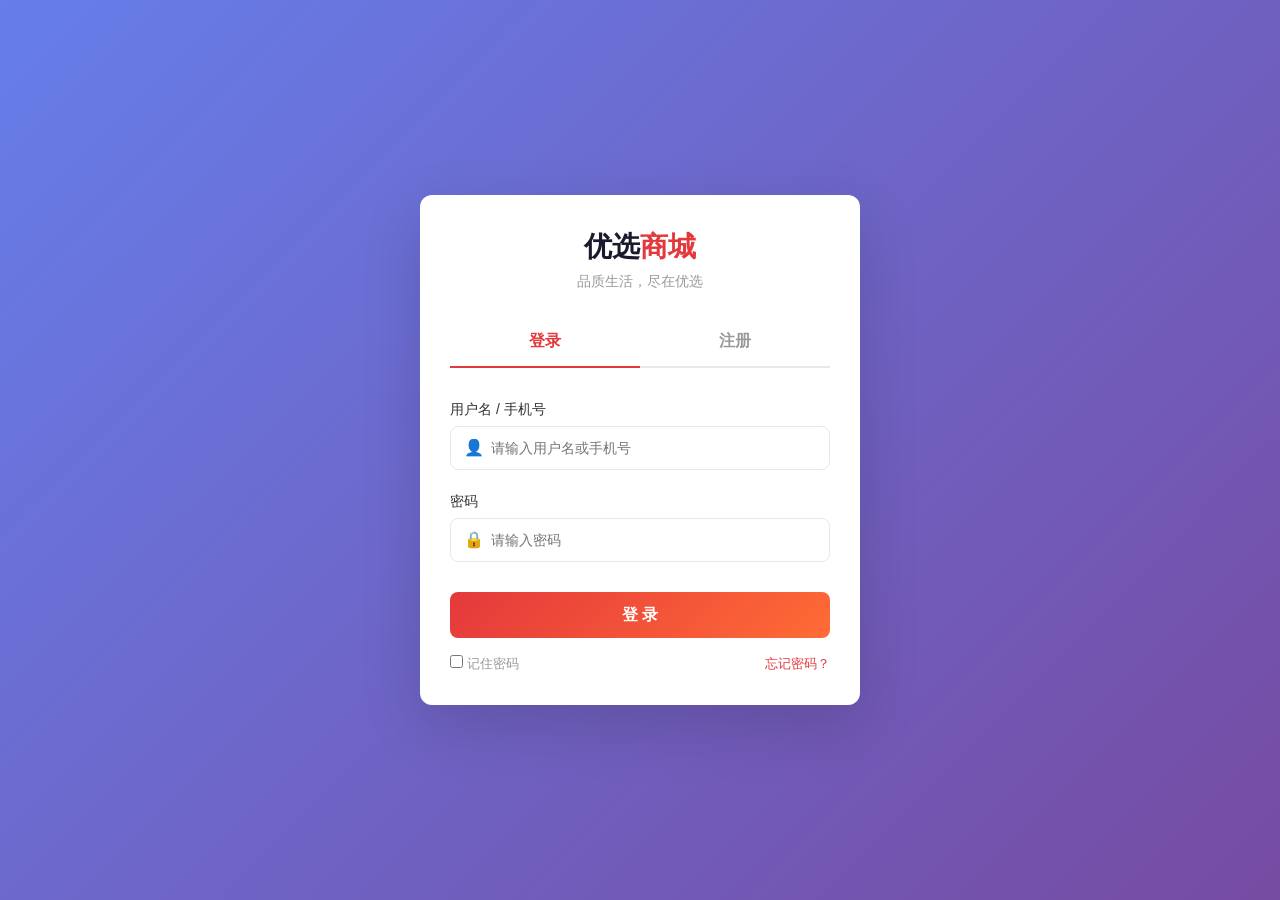
<file: login.html>
<!DOCTYPE html>
<html lang="zh-CN">
<head>
    <meta charset="UTF-8">
    <meta name="viewport" content="width=device-width, initial-scale=1.0">
    <title>登录/注册 - 优选商城</title>
    <link rel="stylesheet" href="css/style.css">
</head>
<body>
    <!-- =============================================
         登录/注册页面
         【答辩要点】全屏居中卡片式布局，渐变紫色背景。
         使用双标签切换（登录/注册），通过 .active 类控制显隐。
         表单验证：正则表达式 + 错误状态样式（.error/.success）。
         用户数据存储在 LocalStorage 中（shop_users 数组）。
         注册成功后自动登录。
         
         核心技术点：
         - CSS Flexbox 垂直居中
         - CSS 渐变背景（linear-gradient）
         - 标签页切换（classList.add/remove）
         - 正则表达式表单验证
         - LocalStorage 用户数据管理
         - 密码明文存储（课程设计简化，实际项目需加密）
         ============================================= -->
    <div class="auth-page">
        <div class="auth-container">
            <!-- 头部 Logo：与首页一致的品牌标识 -->
            <div class="auth-header">
                <a href="index.html" class="auth-logo">优选<span>商城</span></a>  <!-- "商城"红色 -->
                <p>品质生活，尽在优选</p>  <!-- Slogan -->
            </div>
            
            <!-- 登录/注册切换标签 -->
            <!-- data-tab 属性存储标签类型，JS 通过 dataset.tab 读取 -->
            <div class="auth-tabs">
                <div class="auth-tab active" data-tab="login">登录</div>     <!-- 默认激活 -->
                <div class="auth-tab" data-tab="register">注册</div>
            </div>

            <!-- ===== 登录表单 ===== -->
            <!-- novalidate：禁用浏览器默认验证（使用自定义验证） -->
            <form class="auth-form active" id="login-form" novalidate>
                <!-- 用户名/手机号输入 -->
                <div class="form-group" id="login-username-group">
                    <label>用户名 / 手机号</label>  <!-- 支持两种方式登录 -->
                    <div class="input-wrapper">
                        <span class="input-icon">👤</span>  <!-- 输入框内图标 -->
                        <input type="text" id="login-username" placeholder="请输入用户名或手机号" required>
                    </div>
                    <span class="error-msg" id="login-username-error"></span>  <!-- 错误提示（默认隐藏） -->
                </div>
                <!-- 密码输入 -->
                <div class="form-group" id="login-password-group">
                    <label>密码</label>
                    <div class="input-wrapper">
                        <span class="input-icon">🔒</span>
                        <input type="password" id="login-password" placeholder="请输入密码" required>
                        <!-- type="password"：浏览器自动隐藏输入内容 -->
                    </div>
                    <span class="error-msg" id="login-password-error"></span>
                </div>
                <!-- 提交按钮 -->
                <button type="submit" class="btn-submit">登 录</button>  <!-- 渐变背景按钮 -->
                <!-- 辅助功能：记住密码 + 忘记密码 -->
                <div class="form-extra">
                    <label><input type="checkbox" id="remember-me"> 记住密码</label>
                    <a href="javascript:void(0)">忘记密码？</a>
                </div>
            </form>

            <!-- ===== 注册表单 ===== -->
            <form class="auth-form" id="register-form" novalidate>
                <!-- 用户名：4-20位字母、数字、下划线或中文 -->
                <div class="form-group" id="reg-username-group">
                    <label>用户名</label>
                    <div class="input-wrapper">
                        <span class="input-icon">👤</span>
                        <input type="text" id="reg-username" placeholder="4-20位字母、数字或下划线" required>
                    </div>
                    <span class="error-msg" id="reg-username-error"></span>
                </div>
                <!-- 手机号：11位，1开头 -->
                <div class="form-group" id="reg-phone-group">
                    <label>手机号</label>
                    <div class="input-wrapper">
                        <span class="input-icon">📱</span>
                        <input type="tel" id="reg-phone" placeholder="请输入11位手机号" required>
                    </div>
                    <span class="error-msg" id="reg-phone-error"></span>
                </div>
                <!-- 密码：6-20位，含字母和数字 -->
                <div class="form-group" id="reg-password-group">
                    <label>密码</label>
                    <div class="input-wrapper">
                        <span class="input-icon">🔒</span>
                        <input type="password" id="reg-password" placeholder="6-20位，含字母和数字" required>
                    </div>
                    <span class="error-msg" id="reg-password-error"></span>
                </div>
                <!-- 确认密码：必须与密码一致 -->
                <div class="form-group" id="reg-confirm-group">
                    <label>确认密码</label>
                    <div class="input-wrapper">
                        <span class="input-icon">🔒</span>
                        <input type="password" id="reg-confirm" placeholder="请再次输入密码" required>
                    </div>
                    <span class="error-msg" id="reg-confirm-error"></span>
                </div>
                <!-- 提交按钮 -->
                <button type="submit" class="btn-submit">注 册</button>
                <!-- 用户协议复选框（默认勾选） -->
                <div class="form-extra">
                    <label><input type="checkbox" id="agree-terms" checked> 同意《用户协议》和《隐私政策》</label>
                </div>
            </form>
        </div>
    </div>

    <!-- 引入核心 JS -->
    <script src="js/app.js"></script>
    <script>
        // =============================================
        // 登录/注册页专属脚本
        // 【答辩要点】整个认证系统分为：
        //   1. 前端验证：正则表达式实时检查输入格式
        //   2. 后端模拟：LocalStorage 存储用户数据
        //   3. UI 交互：标签切换、错误状态反馈
        // 
        // 关键函数：
        //   - showFieldError()：显示字段错误（红色边框+错误文字）
        //   - clearFieldError()：清除字段错误（绿色边框）
        //   - clearAllErrors()：清除所有字段错误
        // =============================================

        // ===== 标签切换逻辑 =====
        /**
         * 点击登录/注册标签切换表单
         * 【答辩要点】先清除所有 active 状态，再激活目标标签。
         * 表单 ID 命名规则：{tab}-form（如 login-form、register-form）。
         * URL hash 检测：login.html#register 自动切换到注册标签。
         */
        document.querySelectorAll('.auth-tab').forEach(tab => {
            tab.addEventListener('click', () => {
                const targetTab = tab.dataset.tab;  // 读取 data-tab 属性值
                // 步骤1：清除所有标签和表单的 active 状态
                document.querySelectorAll('.auth-tab').forEach(t => t.classList.remove('active'));
                document.querySelectorAll('.auth-form').forEach(f => f.classList.remove('active'));
                // 步骤2：激活目标标签和对应表单
                tab.classList.add('active');
                document.getElementById(targetTab + '-form').classList.add('active');
            });
        });

        // URL hash 自动切换（如 login.html#register）
        if (window.location.hash === '#register') {
            // 触发注册标签的 click 事件
            document.querySelector('[data-tab="register"]').click();
        }

        // ===== 表单验证工具函数 =====
        
        /**
         * 显示表单字段错误
         * @param {string} groupId - form-group 的 ID
         * @param {string} errorId - 错误提示 span 的 ID
         * @param {string} message - 错误提示文字
         * 【答辩要点】通过 classList 操作 CSS 类来改变视觉效果。
         * .error 类 → 红色边框 + 显示错误文字
         * .success 类 → 绿色边框
         * 两个类是互斥的（同时只存在一个）。
         */
        function showFieldError(groupId, errorId, message) {
            const group = document.getElementById(groupId);    // 表单项容器
            const error = document.getElementById(errorId);    // 错误信息元素
            group.classList.add('error');      // 添加错误类（CSS：红色边框）
            group.classList.remove('success'); // 移除成功类
            error.textContent = message;       // 设置错误文字
            return false;  // 返回 false 方便在验证逻辑中直接使用
        }

        /**
         * 清除表单字段错误，标记为成功
         * @param {string} groupId - form-group 的 ID
         */
        function clearFieldError(groupId) {
            const group = document.getElementById(groupId);
            group.classList.remove('error');    // 移除错误类
            group.classList.add('success');     // 添加成功类（CSS：绿色边框）
        }

        /**
         * 清除表单所有字段的错误状态
         * @param {string} formId - 表单 ID
         * 【答辩要点】批量操作：同时清除所有 form-group 的 error/success 类
         * 和所有 error-msg 的文字内容。
         */
        function clearAllErrors(formId) {
            // 清除所有表单项的样式类
            document.querySelectorAll(`#${formId} .form-group`).forEach(g => {
                g.classList.remove('error', 'success');
            });
            // 清除所有错误提示文字
            document.querySelectorAll(`#${formId} .error-msg`).forEach(e => {
                e.textContent = '';
            });
        }

        // ===== 登录表单提交处理 =====
        /**
         * 【答辩要点】登录流程：
         *   1. e.preventDefault() 阻止表单默认提交（页面刷新）
         *   2. 前端验证输入格式
         *   3. 从 LocalStorage 查找匹配用户
         *   4. 支持用户名或手机号登录（|| 连接两个条件）
         *   5. 成功后保存登录状态 → 跳转首页
         */
        document.getElementById('login-form').addEventListener('submit', function(e) {
            e.preventDefault();  // ★ 阻止默认提交行为
            clearAllErrors('login-form');  // 清除之前的错误状态
            
            const username = document.getElementById('login-username').value.trim();  // 去除首尾空格
            const password = document.getElementById('login-password').value.trim();
            let isValid = true;  // 验证标志

            // 验证用户名：不为空，至少2位
            if (!username) {
                showFieldError('login-username-group', 'login-username-error', '请输入用户名或手机号');
                isValid = false;
            } else if (username.length < 2) {
                showFieldError('login-username-group', 'login-username-error', '用户名长度不能少于2位');
                isValid = false;
            } else {
                clearFieldError('login-username-group');
            }

            // 验证密码：不为空，至少6位
            if (!password) {
                showFieldError('login-password-group', 'login-password-error', '请输入密码');
                isValid = false;
            } else if (password.length < 6) {
                showFieldError('login-password-group', 'login-password-error', '密码长度不能少于6位');
                isValid = false;
            } else {
                clearFieldError('login-password-group');
            }

            if (!isValid) return;  // 验证失败，停止提交

            /*
             * 【答辩问答】Q：登录验证怎么做的？
             * A：从 LocalStorage 读取 shop_users 数组（JSON.parse 还原），
             *   用 find() 查找用户名或手机号 + 密码都匹配的用户。
             *   找到→构建 currentUser 对象（去掉密码），存 LocalStorage + AppState，
             *   恢复购物车，更新 UI，跳转首页。
             *   找不到→提示"用户名或密码错误"。
             *   为什么不用后端？这是纯前端项目，用 LocalStorage 模拟数据库。
             */
            // ★ 从 LocalStorage 查找用户（模拟后端数据库查询）
            const users = JSON.parse(localStorage.getItem('shop_users') || '[]');
            // find() 查找第一个匹配的用户
            // || 运算符：用户名匹配 或 手机号匹配，且密码一致
            const user = users.find(u => 
                (u.username === username || u.phone === username) && u.password === password
            );

            if (user) {
                // === 登录成功 ===
                // 构建当前用户对象（不含密码，安全考虑）
                const currentUser = {
                    id: user.id,
                    name: user.username,
                    phone: user.phone,
                };
                // 保存到 LocalStorage（持久化登录状态）
                localStorage.setItem('shop_currentUser', JSON.stringify(currentUser));
                // 更新内存中的状态
                AppState.currentUser = currentUser;
                loadCartFromStorage();   // 恢复该用户的购物车
                updateUserUI();          // 更新界面（显示用户名）
                updateCartBadge();       // 更新购物车角标
                
                showToast('登录成功！欢迎回来', 'success');
                // 延迟 1 秒跳转（让用户看到提示）
                setTimeout(() => {
                    window.location.href = 'index.html';
                }, 1000);
            } else {
                // === 登录失败 ===
                showFieldError('login-password-group', 'login-password-error', '用户名或密码错误');
            }
        });

        // ===== 注册表单提交处理 =====
        /**
         * 【答辩要点】注册流程：
         *   1. 逐字段正则验证（用户名/手机号/密码/确认密码）
         *   2. 检查用户名和手机号是否已注册（去重）
         *   3. 保存新用户到 LocalStorage
         *   4. 注册成功自动登录 → 跳转首页
         * 
         * 【答辩问答】Q：手机号怎么验证的？
         * A：用正则 /^1[3-9]\d{9}$/。^ 开头，1 第一位必须是 1（大陆手机号），
         *   [3-9] 第二位 3-9（运营商号段），\d{9} 后 9 位数字，$ 结尾。总共 11 位。
         *   用 regExp.test(phone) 返回 true/false 判断是否合法。
         * 
         * Q：正则里的 ^ $ 是什么意思？
         * A：^ 是"字符串开始"，$ 是"字符串结束"。不加的话 /1[3-9]\d{9}/ 匹配
         *   "abc13800138000xyz" 也会通过，因为只要包含这个模式就行。
         *   加上 ^ $ 要求整个字符串必须完全匹配，不能有多余字符。
         * 
         * 正则表达式说明：
         *   - 用户名：/^[a-zA-Z0-9_\u4e00-\u9fa5]{4,20}$/
         *     允许字母、数字、下划线、中文，4-20位
         *   - 手机号：/^1[3-9]\d{9}$/
         *     1开头，第二位3-9，后9位数字
         *   - 密码：/^(?=.*[A-Za-z])(?=.*\d)[A-Za-z\d@$!%*#?&]{6,20}$/
         *     (?=.*[A-Za-z]) 正向先行断言：必须包含字母
         *     (?=.*\d) 正向先行断言：必须包含数字
         */
        document.getElementById('register-form').addEventListener('submit', function(e) {
            e.preventDefault();  // 阻止默认提交
            clearAllErrors('register-form');  // 清除错误状态
            
            const username = document.getElementById('reg-username').value.trim();
            const phone = document.getElementById('reg-phone').value.trim();
            const password = document.getElementById('reg-password').value.trim();
            const confirm = document.getElementById('reg-confirm').value.trim();
            const agreeTerms = document.getElementById('agree-terms').checked;
            let isValid = true;

            // === 验证用户名 ===
            const usernameRegex = /^[a-zA-Z0-9_\u4e00-\u9fa5]{4,20}$/;
            if (!username) {
                showFieldError('reg-username-group', 'reg-username-error', '请输入用户名');
                isValid = false;
            } else if (!usernameRegex.test(username)) {
                // test() 方法：正则匹配成功返回 true，失败返回 false
                showFieldError('reg-username-group', 'reg-username-error', '用户名为4-20位字母、数字、下划线或中文');
                isValid = false;
            } else {
                // 检查用户名是否已被注册
                const users = JSON.parse(localStorage.getItem('shop_users') || '[]');
                if (users.find(u => u.username === username)) {
                    showFieldError('reg-username-group', 'reg-username-error', '该用户名已被注册');
                    isValid = false;
                } else {
                    clearFieldError('reg-username-group');
                }
            }

            // === 验证手机号 ===
            const phoneRegex = /^1[3-9]\d{9}$/;  // 1开头，第二位3-9，后面9位数字
            if (!phone) {
                showFieldError('reg-phone-group', 'reg-phone-error', '请输入手机号');
                isValid = false;
            } else if (!phoneRegex.test(phone)) {
                showFieldError('reg-phone-group', 'reg-phone-error', '请输入正确的11位手机号');
                isValid = false;
            } else {
                // 检查手机号是否已被注册
                const users = JSON.parse(localStorage.getItem('shop_users') || '[]');
                if (users.find(u => u.phone === phone)) {
                    showFieldError('reg-phone-group', 'reg-phone-error', '该手机号已被注册');
                    isValid = false;
                } else {
                    clearFieldError('reg-phone-group');
                }
            }

            // === 验证密码 ===
            // (?=.*[A-Za-z]) 正向先行断言：确保包含至少一个字母
            // (?=.*\d) 正向先行断言：确保包含至少一个数字
            const passwordRegex = /^(?=.*[A-Za-z])(?=.*\d)[A-Za-z\d@$!%*#?&]{6,20}$/;
            if (!password) {
                showFieldError('reg-password-group', 'reg-password-error', '请输入密码');
                isValid = false;
            } else if (!passwordRegex.test(password)) {
                showFieldError('reg-password-group', 'reg-password-error', '密码为6-20位，必须包含字母和数字');
                isValid = false;
            } else {
                clearFieldError('reg-password-group');
            }

            // === 验证确认密码 ===
            if (!confirm) {
                showFieldError('reg-confirm-group', 'reg-confirm-error', '请确认密码');
                isValid = false;
            } else if (confirm !== password) {
                showFieldError('reg-confirm-group', 'reg-confirm-error', '两次输入的密码不一致');
                isValid = false;
            } else {
                clearFieldError('reg-confirm-group');
            }

            // === 验证用户协议 ===
            if (!agreeTerms) {
                showToast('请同意用户协议和隐私政策', 'error');
                isValid = false;
            }

            if (!isValid) return;  // 验证失败，停止注册

            // === 注册成功：保存新用户 ===
            const users = JSON.parse(localStorage.getItem('shop_users') || '[]');
            const newUser = {
                id: 'U' + Date.now(),           // 使用时间戳生成唯一用户ID
                username: username,             // 用户名
                phone: phone,                   // 手机号
                password: password,             // ★ 明文存储（实际项目需加密！）
                registerTime: new Date().toISOString(),  // 注册时间
            };
            users.push(newUser);  // 添加到用户数组
            localStorage.setItem('shop_users', JSON.stringify(users));  // 写回 LocalStorage

            // === 注册后自动登录 ===
            const currentUser = {
                id: newUser.id,
                name: newUser.username,
                phone: newUser.phone,
            };
            localStorage.setItem('shop_currentUser', JSON.stringify(currentUser));
            AppState.currentUser = currentUser;
            updateUserUI();  // 更新界面
            
            showToast('注册成功！欢迎加入优选商城', 'success');
            setTimeout(() => {
                window.location.href = 'index.html';  // 1秒后跳转首页
            }, 1000);
        });

        // ===== 实时验证（失焦时触发） =====
        /**
         * 【答辩要点】blur 事件在输入框失去焦点时触发。
         * 实时校验可以在用户完成输入后立即反馈，减少提交时的错误。
         * 只在有输入内容时校验（val 非空），避免空白时误报。
         * 比 input 事件更友好：不会在输入过程中频繁打断用户。
         */
        
        // 用户名字段失焦验证
        document.getElementById('reg-username').addEventListener('blur', function() {
            const val = this.value.trim();  // this 指向当前输入框
            const regex = /^[a-zA-Z0-9_\u4e00-\u9fa5]{4,20}$/;
            if (val && !regex.test(val)) {
                showFieldError('reg-username-group', 'reg-username-error', '格式不正确');
            } else if (val) {
                clearFieldError('reg-username-group');
            }
        });

        // 手机号字段失焦验证
        document.getElementById('reg-phone').addEventListener('blur', function() {
            const val = this.value.trim();
            const regex = /^1[3-9]\d{9}$/;
            if (val && !regex.test(val)) {
                showFieldError('reg-phone-group', 'reg-phone-error', '手机号格式不正确');
            } else if (val) {
                clearFieldError('reg-phone-group');
            }
        });

        // 密码字段失焦验证
        document.getElementById('reg-password').addEventListener('blur', function() {
            const val = this.value.trim();
            const regex = /^(?=.*[A-Za-z])(?=.*\d)[A-Za-z\d@$!%*#?&]{6,20}$/;
            if (val && !regex.test(val)) {
                showFieldError('reg-password-group', 'reg-password-error', '密码必须包含字母和数字');
            } else if (val) {
                clearFieldError('reg-password-group');
            }
        });

        // 确认密码失焦验证（额外校验与密码是否一致）
        document.getElementById('reg-confirm').addEventListener('blur', function() {
            const val = this.value.trim();
            const pwd = document.getElementById('reg-password').value.trim();  // 读取密码框的值
            if (val && val !== pwd) {
                showFieldError('reg-confirm-group', 'reg-confirm-error', '密码不一致');
            } else if (val) {
                clearFieldError('reg-confirm-group');
            }
        });
    </script>
</body>
</html>
</file>
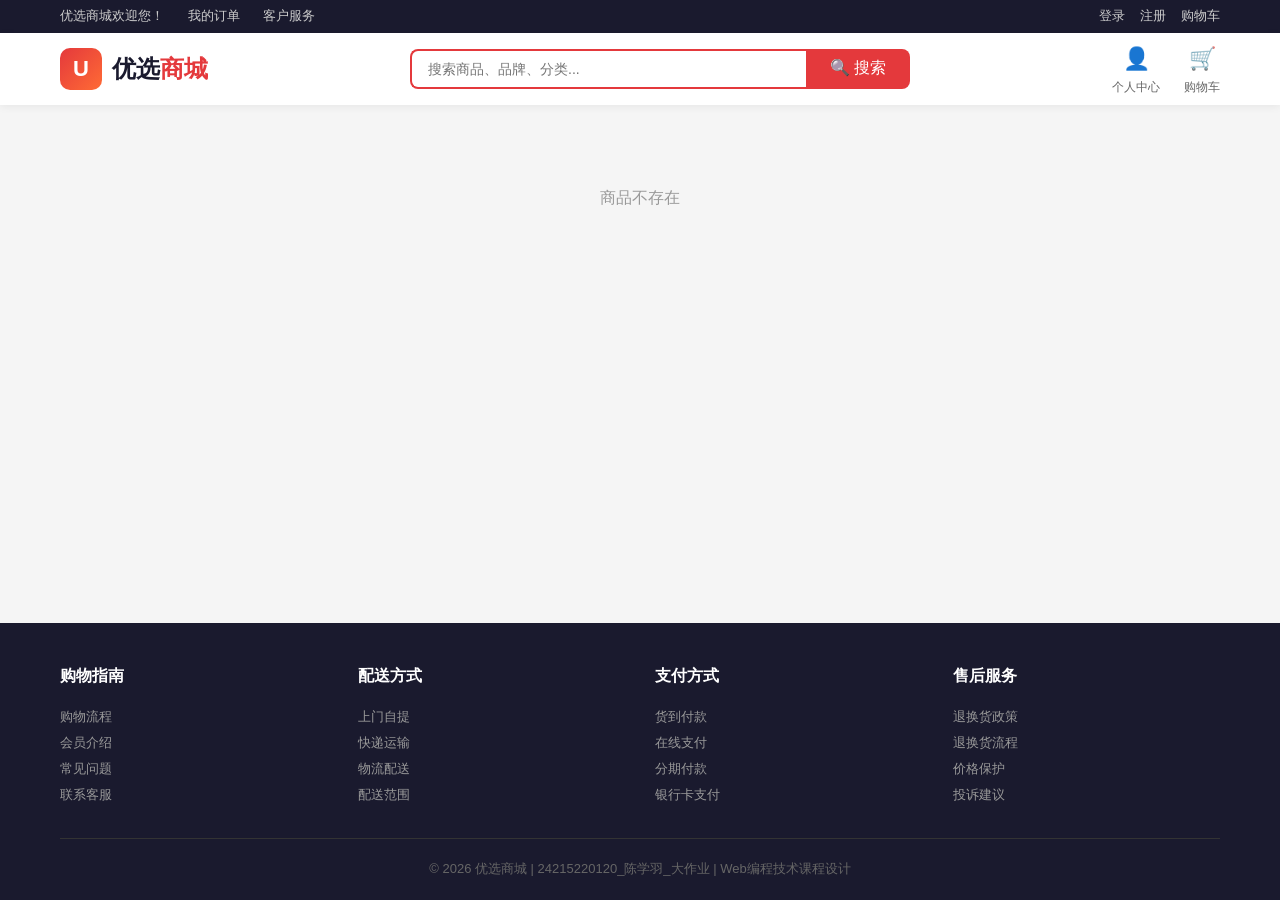
<file: product.html>
<!DOCTYPE html>
<html lang="zh-CN">
<head>
    <meta charset="UTF-8">
    <meta name="viewport" content="width=device-width, initial-scale=1.0">
    <title>商品详情 - 优选商城</title>
    <link rel="stylesheet" href="css/style.css">
</head>
<body>
    <!-- =============================================
         顶部信息栏（与首页共用样式和结构）
         【答辩要点】顶部导航栏在所有页面保持一致，提供统一的导航体验。
         ============================================= -->
    <div class="top-bar">
        <div class="container">
            <div class="left-links">
                <a href="index.html">优选商城欢迎您！</a>
                <a href="#">我的订单</a>
                <a href="#">客户服务</a>
            </div>
            <div class="right-links">
                <a href="login.html" class="login-link">登录</a>
                <a href="login.html#register" class="login-link">注册</a>
                <span class="user-info" style="display:none;"></span>
                <button class="btn-logout" style="display:none;" onclick="logout()">退出</button>
                <a href="cart.html">购物车 <span id="cart-badge" class="badge" style="display:none;">0</span></a>
            </div>
        </div>
    </div>

    <!-- 主头部 -->
    <header class="main-header">
        <div class="container">
            <a href="index.html" class="logo">
                <div class="logo-icon">U</div>
                <div class="logo-text">优选<span>商城</span></div>
            </a>
            <div class="search-box" style="position:relative;">
                <input type="text" id="search-input" placeholder="搜索商品、品牌、分类...">
                <button id="search-btn">🔍 搜索</button>
            </div>
            <div class="header-actions">
                <a href="profile.html" class="header-action-item">
                    <span class="icon">👤</span>
                    <span class="label">个人中心</span>
                </a>
                <a href="cart.html" class="header-action-item">
                    <span class="icon">🛒</span>
                    <span class="label">购物车</span>
                    <span id="cart-badge" class="badge" style="display:none;">0</span>
                </a>
            </div>
        </div>
    </header>


    <!-- =============================================
         商品详情区域
         【答辩要点】这是"参数化页面"的典型实现：
         同一 HTML 文件根据 URL 参数 ?id=1 展示不同商品。
         
         技术流程：
         1. URLSearchParams 解析 URL 中的 id 参数
         2. fetch() 加载 products.json
         3. Array.find() 匹配商品
         4. 模板字符串生成 HTML
         5. innerHTML 渲染到页面
         
         页面结构：左右两栏
         左侧：图片画廊（主图 + 缩略图列表）
         右侧：商品信息（名称、描述、价格、元信息、数量选择器、操作按钮）
         下方：详情标签页（商品详情 / 规格参数）
         ============================================= -->
    <main class="main-content">
        <div class="container">
            <!-- 商品详情容器：JS 动态渲染 -->
            <div id="product-detail-container">
                <div style="text-align:center; padding:80px; color:#999;">加载中...</div>  <!-- 加载提示 -->
            </div>
        </div>
    </main>

    <!-- 页脚 -->
    <footer class="site-footer">
        <div class="container">
            <div class="footer-grid">
                <div class="footer-col">
                    <h4>购物指南</h4>
                    <a href="#">购物流程</a><a href="#">会员介绍</a><a href="#">常见问题</a><a href="#">联系客服</a>
                </div>
                <div class="footer-col">
                    <h4>配送方式</h4>
                    <a href="#">上门自提</a><a href="#">快递运输</a><a href="#">物流配送</a><a href="#">配送范围</a>
                </div>
                <div class="footer-col">
                    <h4>支付方式</h4>
                    <a href="#">货到付款</a><a href="#">在线支付</a><a href="#">分期付款</a><a href="#">银行卡支付</a>
                </div>
                <div class="footer-col">
                    <h4>售后服务</h4>
                    <a href="#">退换货政策</a><a href="#">退换货流程</a><a href="#">价格保护</a><a href="#">投诉建议</a>
                </div>
            </div>
            <div class="footer-bottom">
                <p>© 2026 优选商城 | 24215220120_陈学羽_大作业 | Web编程技术课程设计</p>
            </div>
        </div>
    </footer>

    <script src="js/app.js"></script>
    <script>
        // =============================================
        // 商品详情页专属脚本
        // 【答辩要点】详情页的核心功能：
        //   1. URL 参数解析（?id=1）
        //   2. 异步加载商品数据
        //   3. 动态渲染详情页 HTML
        //   4. 图片画廊（缩略图切换主图）
        //   5. 数量选择器（±按钮 + 手动输入）
        //   6. 标签页切换（商品详情/规格参数）
        //   7. 加入购物车 / 立即购买
        //   8. 收藏切换
        // =============================================

        /**
         * 跳转到首页并按分类筛选
         * 【答辩要点】使用 sessionStorage 跨页面传递数据。
         * 首页的 DOMContentLoaded 事件中会读取并清除此参数。
         * @param {string} cat - 分类名称
         */
        function goToIndex(cat) {
            sessionStorage.setItem('shop_category', cat);  // 存储分类
            window.location.href = 'index.html';            // 跳转首页
        }

        /**
         * 加载商品详情
         * 【答辩要点】这是参数化页面的入口函数。
         * URLSearchParams 是浏览器原生 API，用于解析查询字符串。
         * 例：product.html?id=1 → params.get('id') → '1'
         */
        function loadProductDetail() {
            // ★ URLSearchParams：解析 URL 中的查询参数
            // window.location.search 返回 ?id=1 部分
            const params = new URLSearchParams(window.location.search);
            const productId = parseInt(params.get('id'));  // 获取 id 参数并转为数字
            
            /*
             * 【答辩问答】Q：商品详情页怎么知道显示哪个商品？
             * A：从 URL 参数获取商品 ID。用 new URLSearchParams(window.location.search).get('id')
             *   解析 ?id=3 这种格式。然后 fetch 加载 products.json，find() 找到 ID 匹配的商品渲染。
             *   这叫"参数化页面"——一个 product.html 可以显示所有商品，不需要每个商品一个页面。
             */
            // ★ fetch 异步请求商品数据
            fetch('data/products.json')
                .then(res => res.json())  // 解析 JSON
                .then(products => {
                    // ★ Array.find()：按 ID 查找商品
                    const product = products.find(p => p.id === productId);
                    if (product) {
                        renderProductDetail(product);  // 找到：渲染详情
                    } else {
                        // 未找到商品（ID 无效）
                        document.getElementById('product-detail-container').innerHTML = 
                            '<div style="text-align:center;padding:80px;color:#999;">商品不存在</div>';
                    }
                })
                .catch(err => {
                    // 网络错误处理
                    document.getElementById('product-detail-container').innerHTML = 
                        '<div style="text-align:center;padding:80px;color:#999;">加载失败，请刷新重试</div>';
                });
        }

        /**
         * 渲染商品详情 HTML
         * @param {Object} product - 商品数据对象
         * 【答辩要点】整个详情页通过模板字符串一次性生成。
         * 核心结构：
         *   左侧：主图 + 缩略图列表（支持多图切换）
         *   右侧：名称 → 描述 → 价格 → 元信息 → 数量选择 → 操作按钮
         *   下方：标签页（详情 / 规格参数表格）
         * 
         * 关键 CSS：Grid 两栏布局（grid-template-columns: 1fr 1fr）
         */
        function renderProductDetail(product) {
            const container = document.getElementById('product-detail-container');
            // 获取所有图片：优先 product.images 数组，回退到 product.image 单图
            const images = product.images || [product.image];
            
            // ★ 模板字符串 `` 生成完整 HTML
            container.innerHTML = `
                <div class="product-detail">
                    <!-- ===== 左侧：图片画廊 ===== -->
                    <div class="detail-gallery">
                        <!-- 主图显示区 -->
                        <div class="detail-main-image">
                            <img src="${images[0]}" alt="${product.name}" id="main-image" 
                                 onerror="this.parentElement.innerHTML='<div style=...>📦</div>'">
                            <!-- onerror：图片加载失败时显示占位符 -->
                        </div>
                        <!-- 缩略图列表 -->
                        <div class="detail-thumbnails">
                            ${images.map((img, i) => `
                                <!-- 第1张缩略图默认激活（active 类） -->
                                <div class="detail-thumbnail ${i === 0 ? 'active' : ''}" 
                                     onclick="switchImage('${img}', this)">
                                    <img src="${img}" alt="${product.name}" onerror="this.innerHTML='📦'">
                                </div>
                            `).join('')}
                        </div>
                    </div>
                    
                    <!-- ===== 右侧：商品信息 ===== -->
                    <div class="detail-info">
                        <!-- 商品名称（h1 标签，SEO 友好） -->
                        <h1 class="detail-name">${product.name}</h1>
                        <!-- 商品描述 -->
                        <div class="detail-desc">${product.desc}</div>
                        
                        <!-- 价格区域：浅红渐变背景 -->
                        <div class="detail-price-area">
                            <div class="price-label">优选价</div>
                            <span class="detail-price">${product.price.toFixed(2)}</span>  <!-- 现价（大红色） -->
                            <span class="detail-original">¥${product.originalPrice.toFixed(2)}</span>  <!-- 原价（删除线） -->
                        </div>
                        
                        <!-- 商品元信息：销量 | 评分（⭐重复） | 库存 -->
                        <div class="detail-meta">
                            <span>销量: ${product.sales}件</span>
                            <span>评分: ${'⭐'.repeat(Math.floor(product.rating))} ${product.rating}</span>
                            <!-- '⭐'.repeat(n)：重复 n 次字符串 -->
                            <span>库存: ${product.stock}件</span>
                        </div>
                        
                        <!-- 数量选择器：减号按钮 + 输入框 + 加号按钮 -->
                        <div class="quantity-selector">
                            <span>数量：</span>
                            <button class="qty-btn" onclick="changeQty(-1)">−</button>  <!-- 减1 -->
                            <!-- type="number"：数字输入框，min/max 限制范围，onchange 时校验不超库存 -->
                            <input type="number" class="qty-input" id="qty-input" 
                                   value="1" min="1" max="${product.stock}" 
                                   onchange="validateQty(${product.stock})">
                            <button class="qty-btn" onclick="changeQty(1)">+</button>   <!-- 加1 -->
                            <span style="margin-left:16px;font-size:13px;color:#999;">库存 ${product.stock} 件</span>
                        </div>
                        
                        <!-- 操作按钮：加入购物车 + 立即购买 -->
                        <div class="detail-actions">
                            <button class="btn-add-to-cart" onclick="addToCartWithQty(${product.id})">加入购物车</button>
                            <button class="btn-buy-now" onclick="buyNow(${product.id})">立即购买</button>
                        </div>
                        
                        <!-- 收藏按钮 -->
                        <div style="margin-top:12px;">
                            <button onclick="toggleFavorite(${product.id}); updateDetailFavBtn(${product.id});" 
                                    id="detail-fav-btn"
                                    style="background:none;border:1px solid var(--border);padding:8px 20px;border-radius:20px;cursor:pointer;font-size:14px;transition:all 0.3s;">
                                ${isFavorited(product.id) ? '❤️ 已收藏' : '🤍 收藏商品'}
                                <!-- 三元表达式：已收藏显示红心，否则显示空心 -->
                            </button>
                        </div>
                    </div>
                </div>
                
                <!-- ===== 商品详情标签页 ===== -->
                <div class="detail-tabs">
                    <!-- 标签页头部 -->
                    <div class="detail-tab-headers">
                        <div class="detail-tab-header active" onclick="switchTab(this, 'tab-detail')">商品详情</div>
                        <div class="detail-tab-header" onclick="switchTab(this, 'tab-params')">规格参数</div>
                    </div>
                    <!-- 标签内容1：商品详情（pre-line 保留换行） -->
                    <div class="detail-tab-content active" id="tab-detail">
                        <p style="white-space:pre-line;line-height:1.8;">${product.detail}</p>
                        <!-- white-space:pre-line：保留换行符，合并多余空格 -->
                    </div>
                    <!-- 标签内容2：规格参数表格（斑马纹背景） -->
                    <div class="detail-tab-content" id="tab-params">
                        <table style="width:100%;border-collapse:collapse;">
                            <tr style="background:#fafafa;"><td style="padding:12px;border:1px solid #eee;width:150px;font-weight:600;">商品名称</td><td style="padding:12px;border:1px solid #eee;">${product.name}</td></tr>
                            <tr><td style="padding:12px;border:1px solid #eee;font-weight:600;">商品分类</td><td style="padding:12px;border:1px solid #eee;">${product.category}</td></tr>
                            <tr style="background:#fafafa;"><td style="padding:12px;border:1px solid #eee;font-weight:600;">商品编号</td><td style="padding:12px;border:1px solid #eee;">PRD${String(product.id).padStart(6,'0')}</td></tr>
                            <!-- padStart(6,'0')：ID 补零为 6 位，如 1 → 000001 -->
                            <tr><td style="padding:12px;border:1px solid #eee;font-weight:600;">累计销量</td><td style="padding:12px;border:1px solid #eee;">${product.sales} 件</td></tr>
                            <tr style="background:#fafafa;"><td style="padding:12px;border:1px solid #eee;font-weight:600;">用户评分</td><td style="padding:12px;border:1px solid #eee;">${product.rating} 分</td></tr>
                        </table>
                    </div>
                </div>
            `;
        }

        /**
         * 切换主图显示
         * @param {string} src - 图片路径
         * @param {Element} el - 被点击的缩略图元素
         * 【答辩要点】直接修改 img 的 src 属性，浏览器自动加载新图片。
         * 同时切换缩略图的 active 类（红色边框高亮）。
         */
        function switchImage(src, el) {
            document.getElementById('main-image').src = src;  // 替换主图
            // 清除所有缩略图的 active 状态
            document.querySelectorAll('.detail-thumbnail').forEach(t => t.classList.remove('active'));
            el.classList.add('active');  // 激活当前缩略图
        }

        /**
         * 切换详情标签页
         * @param {Element} el - 被点击的标签头
         * @param {string} tabId - 目标内容区 ID
         * 【答辩要点】标准的标签页切换模式：先清除所有 active，再激活目标。
         */
        function switchTab(el, tabId) {
            // 清除所有标签头的 active
            document.querySelectorAll('.detail-tab-header').forEach(h => h.classList.remove('active'));
            // 清除所有内容区的 active
            document.querySelectorAll('.detail-tab-content').forEach(c => c.classList.remove('active'));
            // 激活当前标签
            el.classList.add('active');
            document.getElementById(tabId).classList.add('active');
        }

        /**
         * 修改购买数量（加减按钮）
         * @param {number} delta - 变化量（+1 或 -1）
         * 【答辩要点】Math.max(1, ...) 保底，Math.min(..., max) 封顶。
         */
        function changeQty(delta) {
            const input = document.getElementById('qty-input');
            let val = parseInt(input.value) || 1;  // 转为整数，无效默认 1
            // 钳制在 [1, max] 范围内
            val = Math.max(1, Math.min(val + delta, parseInt(input.max)));
            input.value = val;  // 写回输入框
        }

        /**
         * 验证手动输入的数量
         * @param {number} max - 最大库存量
         */
        function validateQty(max) {
            const input = document.getElementById('qty-input');
            let val = parseInt(input.value) || 1;
            input.value = Math.max(1, Math.min(val, max));  // 钳制范围
        }

        /**
         * 加入购物车（读取当前选择的数量）
         * @param {number} productId - 商品ID
         * 【答辩要点】从数量输入框读取用户选择的购买数量，调用全局 addToCart 函数。
         */
        function addToCartWithQty(productId) {
            const qty = parseInt(document.getElementById('qty-input').value) || 1;
            addToCart(productId, qty);  // 调用全局函数（app.js 中定义）
        }

        /**
         * 立即购买：加入购物车后跳转到购物车页面
         * @param {number} productId - 商品ID
         * 【答辩要点】"立即购买"是"加入购物车 + 跳转购物车"的快捷组合。
         * setTimeout 延迟 500ms 是为了让 Toast 提示有时间显示。
         */
        function buyNow(productId) {
            const qty = parseInt(document.getElementById('qty-input').value) || 1;
            addToCart(productId, qty);  // 先加入购物车
            setTimeout(() => {
                window.location.href = 'cart.html';  // 500ms 后跳转购物车
            }, 500);
        }

        /**
         * 更新详情页收藏按钮状态
         * @param {number} productId - 商品ID
         * 【答辩要点】根据 isFavorited() 的结果动态切换按钮文字和图标。
         */
        function updateDetailFavBtn(productId) {
            const btn = document.getElementById('detail-fav-btn');
            if (btn) {
                // 三元表达式切换显示内容
                btn.innerHTML = isFavorited(productId) ? '❤️ 已收藏' : '🤍 收藏商品';
            }
        }

        // ★ 页面加载完成后自动执行 loadProductDetail
        document.addEventListener('DOMContentLoaded', loadProductDetail);
    </script>
</body>
</html>
</file>
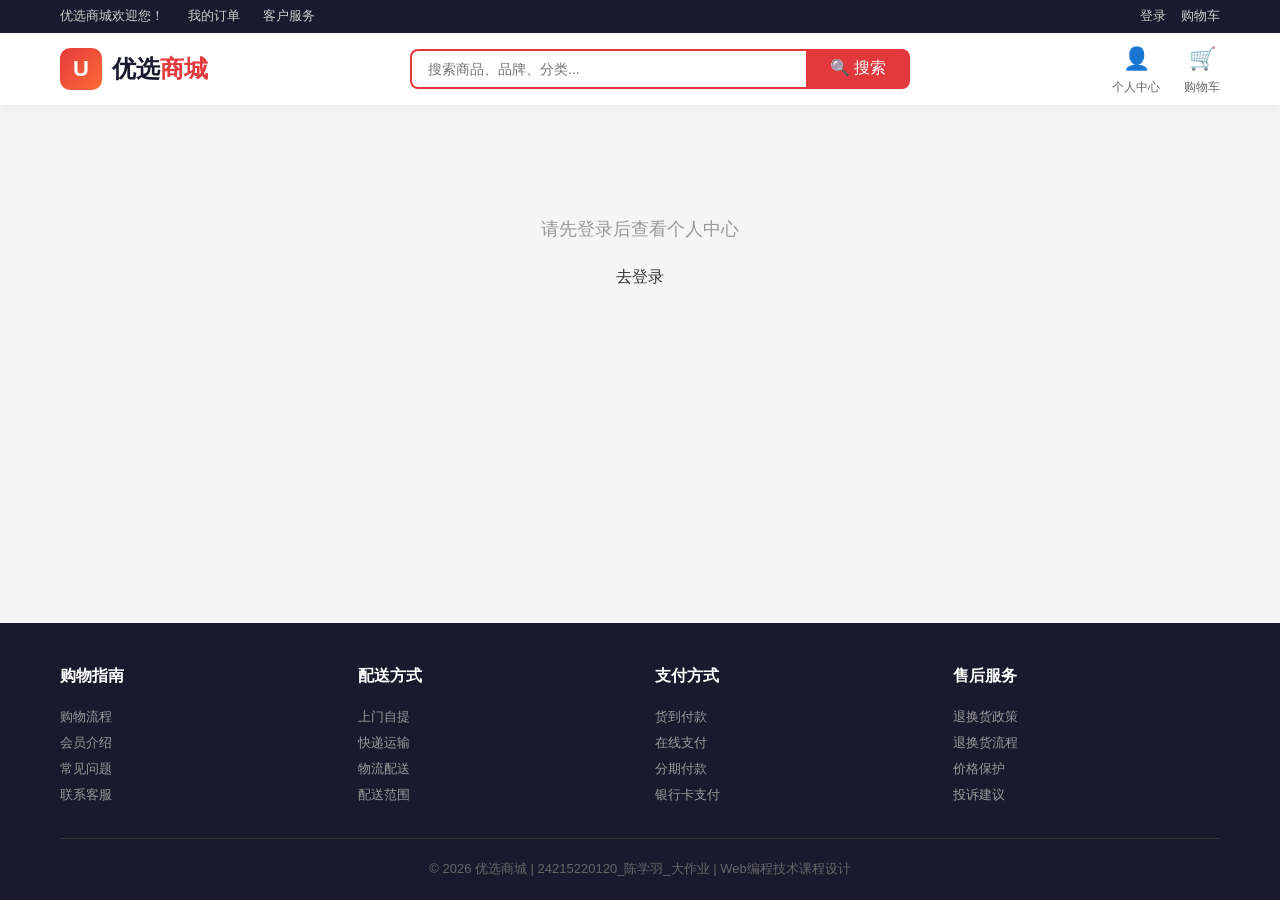
<file: profile.html>
<!DOCTYPE html>
<html lang="zh-CN">
<head>
    <meta charset="UTF-8">
    <meta name="viewport" content="width=device-width, initial-scale=1.0">
    <title>个人中心 - 优选商城</title>
    <link rel="stylesheet" href="css/style.css">
</head>
<body>
    <!-- =============================================
         顶部信息栏 + 主头部（与首页共用）
         ============================================= -->
    <div class="top-bar">
        <div class="container">
            <div class="left-links">
                <a href="index.html">优选商城欢迎您！</a>
                <a href="#">我的订单</a>
                <a href="#">客户服务</a>
            </div>
            <div class="right-links">
                <a href="login.html" class="login-link">登录</a>
                <span class="user-info" style="display:none;"></span>
                <button class="btn-logout" style="display:none;" onclick="logout()">退出</button>
                <a href="cart.html">购物车 <span id="cart-badge" class="badge" style="display:none;">0</span></a>
            </div>
        </div>
    </div>

    <header class="main-header">
        <div class="container">
            <a href="index.html" class="logo">
                <div class="logo-icon">U</div>
                <div class="logo-text">优选<span>商城</span></div>
            </a>
            <div class="search-box">
                <input type="text" id="search-input" placeholder="搜索商品、品牌、分类...">
                <button id="search-btn">🔍 搜索</button>
            </div>
            <div class="header-actions">
                <a href="profile.html" class="header-action-item">
                    <span class="icon">👤</span>
                    <span class="label">个人中心</span>
                </a>
                <a href="cart.html" class="header-action-item">
                    <span class="icon">🛒</span>
                    <span class="label">购物车</span>
                    <span id="cart-badge" class="badge" style="display:none;">0</span>
                </a>
            </div>
        </div>
    </header>

    <!-- =============================================
         个人中心主体
         【答辩要点】经典的后台管理系统布局：
         左侧：固定宽度菜单（240px）+ 用户头像区域
         右侧：自适应内容区（5个面板）
         
         面板列表：
         1. 我的订单：订单卡片列表（从 LocalStorage 读取）
         2. 我的收藏：收藏商品列表（【新功能】）
         3. 个人信息：只读展示（用户名/手机号/注册时间）
         4. 收货地址：表单编辑 + 保存到 LocalStorage
         5. 账号设置：修改密码（验证原密码 → 更新 LocalStorage）
         
         数据来源：全部来自 LocalStorage，无需服务器请求。
         ============================================= -->
    <main class="main-content">
        <div class="container">
            <div class="profile-page">
                <!-- 未登录提示 -->
                <div id="profile-not-login" style="display:none;text-align:center;padding:80px;">
                    <p style="font-size:18px;color:#999;margin-bottom:20px;">请先登录后查看个人中心</p>
                    <a href="login.html" class="btn-go-shopping">去登录</a>
                </div>

                <!-- 个人中心布局：Grid 两栏 -->
                <!-- grid-template-columns: 240px 1fr -->
                <div class="profile-layout" id="profile-layout">
                    <!-- ===== 左侧菜单 ===== -->
                    <aside class="profile-sidebar">
                        <!-- 用户头像区域：紫色渐变背景 -->
                        <div class="profile-avatar-area">
                            <div class="profile-avatar">👤</div>          <!-- 默认头像图标 -->
                            <div class="user-name" id="profile-name">用户名</div>    <!-- JS 填充 -->
                            <div class="user-id" id="profile-id">ID: ---</div>       <!-- JS 填充 -->
                        </div>
                        <!-- 菜单列表：每个 item 通过 data-panel 关联右侧面板 -->
                        <nav class="profile-menu">
                            <div class="profile-menu-item active" data-panel="orders">
                                📋 我的订单      <!-- 默认激活 -->
                            </div>
                            <div class="profile-menu-item" data-panel="favorites">
                                ❤️ 我的收藏      <!-- 【新功能】 -->
                            </div>
                            <div class="profile-menu-item" data-panel="info">
                                👤 个人信息
                            </div>
                            <div class="profile-menu-item" data-panel="address">
                                📍 收货地址
                            </div>
                            <div class="profile-menu-item" data-panel="settings">
                                ⚙️ 账号设置
                            </div>
                        </nav>
                    </aside>

                    <!-- ===== 右侧内容区 ===== -->
                    <div class="profile-content">
                        <!-- 面板1：我的订单 -->
                        <div class="profile-panel active" id="panel-orders">
                            <h3>我的订单</h3>
                            <div id="orders-list">
                                <p style="color:#999;text-align:center;padding:40px;">暂无订单</p>
                                <!-- JS 动态渲染订单卡片 -->
                            </div>
                        </div>

                        <!-- 面板2：【新功能】我的收藏 -->
                        <div class="profile-panel" id="panel-favorites">
                            <h3>我的收藏</h3>
                            <div id="favorite-list">
                                <p style="color:#999;text-align:center;padding:40px;">暂无收藏商品</p>
                                <!-- JS 通过 renderFavoriteList() 动态渲染 -->
                            </div>
                        </div>

                        <!-- 面板3：个人信息（只读） -->
                        <div class="profile-panel" id="panel-info">
                            <h3>个人信息</h3>
                            <div style="max-width:400px;">
                                <div class="form-group">
                                    <label>用户名</label>
                                    <div class="input-wrapper">
                                        <!-- readonly：只读不可编辑，灰色背景 -->
                                        <input type="text" id="info-username" readonly style="padding-left:16px;background:#f5f5f5;">
                                    </div>
                                </div>
                                <div class="form-group">
                                    <label>手机号</label>
                                    <div class="input-wrapper">
                                        <input type="text" id="info-phone" readonly style="padding-left:16px;background:#f5f5f5;">
                                    </div>
                                </div>
                                <div class="form-group">
                                    <label>注册时间</label>
                                    <div class="input-wrapper">
                                        <input type="text" id="info-regtime" readonly style="padding-left:16px;background:#f5f5f5;">
                                    </div>
                                </div>
                            </div>
                        </div>

                        <!-- 面板4：收货地址管理 -->
                        <div class="profile-panel" id="panel-address">
                            <h3>收货地址管理</h3>
                            <div style="max-width:500px;">
                                <div class="form-group">
                                    <label>收货人</label>
                                    <div class="input-wrapper">
                                        <input type="text" id="addr-name" placeholder="收货人姓名" style="padding-left:16px;">
                                    </div>
                                </div>
                                <div class="form-group">
                                    <label>手机号</label>
                                    <div class="input-wrapper">
                                        <input type="tel" id="addr-phone" placeholder="收货手机号" style="padding-left:16px;">
                                    </div>
                                </div>
                                <div class="form-group">
                                    <label>详细地址</label>
                                    <div class="input-wrapper">
                                        <input type="text" id="addr-detail" placeholder="省/市/区/详细地址" style="padding-left:16px;">
                                    </div>
                                </div>
                                <button class="btn-submit" style="width:auto;padding:10px 40px;" onclick="saveAddress()">保存地址</button>
                            </div>
                        </div>

                        <!-- 面板5：账号设置（修改密码） -->
                        <div class="profile-panel" id="panel-settings">
                            <h3>账号设置</h3>
                            <div style="max-width:400px;">
                                <div class="form-group">
                                    <label>修改密码</label>
                                    <div class="input-wrapper">
                                        <input type="password" id="settings-old-pwd" placeholder="原密码" style="padding-left:16px;">
                                    </div>
                                </div>
                                <div class="form-group">
                                    <div class="input-wrapper">
                                        <input type="password" id="settings-new-pwd" placeholder="新密码（6-20位，含字母和数字）" style="padding-left:16px;">
                                    </div>
                                </div>
                                <div class="form-group">
                                    <div class="input-wrapper">
                                        <input type="password" id="settings-confirm-pwd" placeholder="确认新密码" style="padding-left:16px;">
                                    </div>
                                </div>
                                <button class="btn-submit" style="width:auto;padding:10px 40px;" onclick="changePassword()">修改密码</button>
                            </div>
                        </div>
                    </div>
                </div>
            </div>
        </div>
    </main>

    <!-- 页脚 -->
    <footer class="site-footer">
        <div class="container">
            <div class="footer-grid">
                <div class="footer-col">
                    <h4>购物指南</h4>
                    <a href="#">购物流程</a><a href="#">会员介绍</a><a href="#">常见问题</a><a href="#">联系客服</a>
                </div>
                <div class="footer-col">
                    <h4>配送方式</h4>
                    <a href="#">上门自提</a><a href="#">快递运输</a><a href="#">物流配送</a><a href="#">配送范围</a>
                </div>
                <div class="footer-col">
                    <h4>支付方式</h4>
                    <a href="#">货到付款</a><a href="#">在线支付</a><a href="#">分期付款</a><a href="#">银行卡支付</a>
                </div>
                <div class="footer-col">
                    <h4>售后服务</h4>
                    <a href="#">退换货政策</a><a href="#">退换货流程</a><a href="#">价格保护</a><a href="#">投诉建议</a>
                </div>
            </div>
            <div class="footer-bottom">
                <p>© 2026 优选商城 | 24215220120_陈学羽_大作业 | Web编程技术课程设计</p>
            </div>
        </div>
    </footer>

    <script src="js/app.js"></script>
    <script>
        // =============================================
        // 个人中心页专属脚本
        // 【答辩要点】个人中心是用户数据的管理中心。
        // 所有数据来自 LocalStorage，无需服务器请求。
        //
        // 【答辩问答】Q：左侧菜单点击怎么切换右侧面板？
        // A：每个菜单项绑 onclick，调用 switchPanel('面板ID')。
        //   函数里先把所有面板隐藏（display:none），再显示目标面板。
        //   同时更新菜单项的高亮样式（active 类切换）。
        //   这是一种"选项卡"（Tab）模式的简单实现。
        //
        // Q：订单列表的数据怎么来的？
        // A：从 LocalStorage 读 shop_orders 键，JSON.parse 还原数组。
        //   用 filter 筛选当前用户的订单，再 map 渲染成 HTML。
        //   嵌套 map：外层遍历订单，内层遍历每个订单里的商品列表。
        //
        // 核心功能：
        //   1. renderProfile()：初始化页面（加载用户信息+订单+地址）
        //   2. renderOrders()：渲染订单列表（嵌套 map 遍历）
        //   3. 菜单切换：点击菜单项切换右侧面板
        //   4. saveAddress()：保存收货地址
        //   5. changePassword()：修改密码（验证原密码+更新）
        // =============================================

        /**
         * 渲染个人中心页面
         * 【答辩要点】根据登录状态显示不同内容。
         * 未登录 → 显示登录提示
         * 已登录 → 加载用户信息、订单、收货地址
         */
        function renderProfile() {
            // === 未登录检查 ===
            if (!AppState.currentUser) {
                document.getElementById('profile-not-login').style.display = '';  // 显示未登录提示
                document.getElementById('profile-layout').style.display = 'none';  // 隐藏布局
                return;
            }
            
            // === 已登录：显示用户信息 ===
            document.getElementById('profile-layout').style.display = '';  // 显示布局
            // 填充头像区域的用户名和 ID
            document.getElementById('profile-name').textContent = AppState.currentUser.name;
            document.getElementById('profile-id').textContent = 'ID: ' + AppState.currentUser.id;
            
            // === 从 LocalStorage 查找完整用户信息 ===
            const users = JSON.parse(localStorage.getItem('shop_users') || '[]');
            const user = users.find(u => u.id === AppState.currentUser.id);
            
            if (user) {
                // 填充个人信息面板（只读）
                document.getElementById('info-username').value = user.username;
                document.getElementById('info-phone').value = user.phone;
                document.getElementById('info-regtime').value = formatDate(user.registerTime);
                // formatDate：全局工具函数，将 ISO 时间转为可读格式
            }
            
            // === 加载收货地址 ===
            // 从 LocalStorage 独立 key 读取（shop_addr_{用户ID}）
            const savedAddr = JSON.parse(localStorage.getItem(`shop_addr_${AppState.currentUser.id}`) || '{}');
            document.getElementById('addr-name').value = savedAddr.name || '';
            document.getElementById('addr-phone').value = savedAddr.phone || '';
            document.getElementById('addr-detail').value = savedAddr.address || '';
            
            // === 渲染订单列表 ===
            renderOrders();
        }
        
        /**
         * 渲染订单列表
         * 【答辩要点】从 LocalStorage 读取订单数据，按时间倒序渲染。
         * 使用嵌套 map()：外层遍历订单 → 内层遍历订单商品。
         * 每个订单卡片包含：订单号+时间+状态 | 商品缩略图 | 总件数+总金额
         */
        function renderOrders() {
            const orders = getOrders();  // 全局函数：从 LocalStorage 读取订单
            const ordersList = document.getElementById('orders-list');
            
            // 无订单时显示空状态
            if (orders.length === 0) {
                ordersList.innerHTML = '<p style="color:#999;text-align:center;padding:40px;">暂无订单</p>';
                return;
            }
            
            // ★ 嵌套 map()：外层遍历订单，内层遍历商品
            ordersList.innerHTML = orders.map(order => `
                <div class="order-card">
                    <!-- 订单头部 -->
                    <div class="order-header">
                        <span>订单号: ${order.id}</span>
                        <span>${formatDate(order.createTime)}</span>  <!-- 格式化时间 -->
                        <span class="order-status">${order.status}</span>  <!-- 订单状态（红色） -->
                    </div>
                    <!-- 订单商品缩略图（横向排列） -->
                    <div class="order-products">
                        ${order.items.map(item => `
                            <div class="order-product-img" title="${item.name}">
                                <img src="${item.image}" alt="${item.name}" onerror="this.innerHTML='📦'">
                            </div>
                        `).join('')}
                    </div>
                    <!-- 订单底部：总件数 + 总金额 -->
                    <div class="order-footer">
                        <span>共 ${order.items.reduce((s,i) => s + i.quantity, 0)} 件商品</span>
                        <span class="order-total">合计: ¥${order.total.toFixed(2)}</span>
                    </div>
                </div>
            `).join('');
        }

        // =============================================
        // 左侧菜单切换交互
        // 【答辩要点】菜单项通过 data-panel 属性关联右侧面板 ID。
        // 切换到收藏面板时特殊处理：调用 renderFavoriteList 动态渲染。
        // URL 参数支持：?tab=orders 自动切换到指定面板。
        // =============================================
        document.querySelectorAll('.profile-menu-item').forEach(item => {
            item.addEventListener('click', () => {
                const panelId = item.dataset.panel;  // 读取 data-panel 属性
                
                // 切换菜单高亮（先清除所有，再激活当前）
                document.querySelectorAll('.profile-menu-item').forEach(i => i.classList.remove('active'));
                item.classList.add('active');
                
                // 切换内容面板（先清除所有，再激活目标）
                document.querySelectorAll('.profile-panel').forEach(p => p.classList.remove('active'));
                document.getElementById('panel-' + panelId).classList.add('active');
                
                // 【新功能】切换到收藏面板时加载收藏列表
                if (panelId === 'favorites') {
                    renderFavoriteList('favorite-list');  // 调用全局函数渲染收藏
                }
            });
        });
        
        // ★ URL 参数自动切换面板
        // 例如：profile.html?tab=orders → 自动切换到"我的订单"面板
        const urlParams = new URLSearchParams(window.location.search);
        const tabParam = urlParams.get('tab');
        if (tabParam) {
            const menuItem = document.querySelector(`[data-panel="${tabParam}"]`);
            if (menuItem) menuItem.click();  // 模拟点击菜单项
        }
        
        /**
         * 保存收货地址到 LocalStorage
         * 【答辩要点】先验证表单（姓名/手机号正则/地址），再保存。
         * 存储键名：shop_addr_{用户ID}
         */
        function saveAddress() {
            const name = document.getElementById('addr-name').value.trim();
            const phone = document.getElementById('addr-phone').value.trim();
            const address = document.getElementById('addr-detail').value.trim();
            
            // === 表单验证 ===
            if (!name) { showToast('请输入收货人姓名', 'error'); return; }
            // 正则验证手机号：1开头，第二位3-9，后面9位数字
            if (!phone || !/^1[3-9]\d{9}$/.test(phone)) { 
                showToast('请输入正确的手机号', 'error'); return; 
            }
            if (!address) { showToast('请输入详细地址', 'error'); return; }
            
            // === 保存到 LocalStorage ===
            // JSON.stringify 将对象序列化为字符串
            localStorage.setItem(
                `shop_addr_${AppState.currentUser.id}`,  // 用户专属 key
                JSON.stringify({ name, phone, address })  // 对象简写
            );
            showToast('地址保存成功', 'success');
        }
        
        /**
         * 修改密码
         * 【答辩要点】三步验证：
         *   1. 原密码是否正确（与 LocalStorage 中存储的密码比对）
         *   2. 新密码格式是否正确（正则验证）
         *   3. 两次输入是否一致
         * 注意：实际项目密码绝不能明文存储，此处仅为课程设计演示。
         */
        function changePassword() {
            const oldPwd = document.getElementById('settings-old-pwd').value.trim();
            const newPwd = document.getElementById('settings-new-pwd').value.trim();
            const confirmPwd = document.getElementById('settings-confirm-pwd').value.trim();
            
            // === 表单验证 ===
            if (!oldPwd) { showToast('请输入原密码', 'error'); return; }
            if (!newPwd) { showToast('请输入新密码', 'error'); return; }
            
            // 密码格式验证（与注册时相同）
            const pwdRegex = /^(?=.*[A-Za-z])(?=.*\d)[A-Za-z\d@$!%*#?&]{6,20}$/;
            if (!pwdRegex.test(newPwd)) {
                showToast('新密码格式不正确（6-20位，含字母和数字）', 'error');
                return;
            }
            if (newPwd !== confirmPwd) {
                showToast('两次输入的密码不一致', 'error');
                return;
            }
            
            // === 验证原密码并更新 ===
            const users = JSON.parse(localStorage.getItem('shop_users') || '[]');
            // findIndex：查找用户索引（与 find 类似，但返回索引而非元素）
            const userIndex = users.findIndex(u => u.id === AppState.currentUser.id);
            
            // 验证原密码是否正确
            if (userIndex === -1 || users[userIndex].password !== oldPwd) {
                showToast('原密码错误', 'error');
                return;
            }
            
            // 更新密码并写回 LocalStorage
            users[userIndex].password = newPwd;
            localStorage.setItem('shop_users', JSON.stringify(users));
            showToast('密码修改成功', 'success');
            
            // 清空密码输入框（安全考虑：防止密码残留）
            document.getElementById('settings-old-pwd').value = '';
            document.getElementById('settings-new-pwd').value = '';
            document.getElementById('settings-confirm-pwd').value = '';
        }
        
        // ★ 页面加载完成后渲染
        document.addEventListener('DOMContentLoaded', renderProfile);
    </script>
</body>
</html>
</file>
<file: css/style.css>
/* ============================================
   全局样式表 - 24215220120_陈学羽_大作业
   网上商城 - 综合页面设计
   
   【答辩要点】本文件定义了整个项目的视觉样式。
   采用现代 CSS 技术：
   - CSS 变量（Custom Properties）统一管理主题色
   - Flexbox + Grid 实现响应式布局
   - position: sticky 实现粘性定位
   - transition/animation 实现过渡动画
   - @media 查询实现响应式适配
   - @keyframes 定义关键帧动画
   
   文件结构（14个模块）：
   一、  CSS 变量与基础重置    二、  顶部导航栏
   三、  主头部区域            四、  分类导航栏
   五、  轮播图                六、  主内容区域
   七、  登录/注册页面         八、  商品详情页
   九、  购物车页面            十、  结算/订单页面
   十一、个人中心页面          十二、Toast 提示 + Modal 弹窗
   十三、新功能样式            十四、响应式布局
   ============================================ */

/* =====================================================
   一、CSS 变量定义
   【答辩要点】CSS 变量（也叫自定义属性）是 CSS3 的重要特性。
   定义在 :root 伪类上表示全局变量，整个文档都可以使用。
   使用方式：var(--变量名)
   优势：
   1. 统一管理颜色/间距/阴影等设计参数
   2. 修改一处即可全局生效，方便主题切换
   3. 支持默认值：var(--变量名, 默认值)
   4. 可以在 JavaScript 中动态修改（setProperty）
   本项目的变量命名采用 BEM 风格：--用途-变体
   ===================================================== */
:root {
    /* 主色调：红色系（电商常用色，刺激购买欲） */
    --primary: #e4393c;          /* 主题红色 */
    --primary-hover: #c1272d;    /* 悬停时深红色 */
    --primary-light: #ffe8e8;    /* 浅红色背景 */
    
    /* 辅助色 */
    --secondary: #ff6b35;        /* 橙色（用于渐变搭配） */
    --dark: #1a1a2e;             /* 深色（页眉页脚背景） */
    
    /* 文字颜色 */
    --text: #333333;             /* 主要文字 */
    --text-light: #666666;       /* 次要文字 */
    --text-muted: #999999;       /* 辅助/禁用文字 */
    
    /* 背景与边框 */
    --bg: #f5f5f5;              /* 页面背景色 */
    --white: #ffffff;           /* 白色 */
    --border: #e8e8e8;          /* 边框颜色 */
    
    /* 阴影：通过多层 rgba 实现不同深度的阴影效果 */
    --shadow: 0 2px 12px rgba(0, 0, 0, 0.08);       /* 卡片阴影 */
    --shadow-hover: 0 4px 20px rgba(0, 0, 0, 0.15); /* 悬停阴影（更深） */
    
    /* 圆角 */
    --radius: 8px;              /* 大圆角（卡片） */
    --radius-sm: 4px;           /* 小圆角（按钮/输入框） */
    
    /* 过渡动画 */
    --transition: all 0.3s ease; /* 统一过渡效果：0.3秒缓动 */
    
    /* 布局 */
    --header-height: 72px;      /* 头部高度（用于 sticky 计算） */
    
    /* 功能色 */
    --success: #52c41a;         /* 成功-绿色 */
    --warning: #faad14;         /* 警告-黄色 */
    --info: #1890ff;            /* 信息-蓝色 */
}

/* =====================================================
   一-续、基础样式重置（CSS Reset）
   【答辩要点】浏览器的默认样式在不同浏览器中不一致。
   CSS Reset 的目的是清除这些默认样式，建立统一的基准。
   核心三行：
   1. margin: 0; padding: 0; → 清除内外边距
   2. box-sizing: border-box; → 改变盒模型，width 包含 border+padding
   ===================================================== */
* {
    margin: 0;          /* 清除所有元素的外边距 */
    padding: 0;         /* 清除所有元素的内边距 */
    box-sizing: border-box;  /* 盒模型：width = content + padding + border */
}

html {
    scroll-behavior: smooth;  /* 页面内锚点跳转时平滑滚动 */
}

body {
    font-family: 'Microsoft YaHei', 'PingFang SC', 'Helvetica Neue', Arial, sans-serif;
    /* 字体栈：优先使用系统字体，fallback 到通用字体 */
    color: var(--text);            /* 使用 CSS 变量设置文字颜色 */
    background-color: var(--bg);   /* 页面背景色 */
    line-height: 1.6;             /* 行高 1.6 倍（提升可读性） */
    min-height: 100vh;            /* 最小高度为视口高度（保证页脚在底部） */
    display: flex;                /* Flexbox 布局 */
    flex-direction: column;       /* 垂直方向排列（header → main → footer） */
}

a {
    text-decoration: none;  /* 去掉链接默认下划线 */
    color: inherit;         /* 继承父元素颜色（不显示默认蓝色） */
}

ul, ol {
    list-style: none;  /* 去掉列表默认的项目符号 */
}

img {
    max-width: 100%;   /* 图片不超过容器宽度（响应式） */
    height: auto;      /* 高度自适应（保持比例） */
    display: block;    /* 块级元素（消除图片下方的空白间隙） */
}

input, button, select, textarea {
    font-family: inherit;  /* 继承 body 的字体（覆盖浏览器默认字体） */
    font-size: inherit;    /* 继承字体大小 */
    outline: none;         /* 去掉默认的聚焦轮廓线 */
    border: none;          /* 去掉默认边框 */
}

button {
    cursor: pointer;  /* 鼠标悬停时显示手型（提升交互体验） */
}

/*
 * 通用容器：限制内容最大宽度 + 水平居中
 *
 * 【答辩问答】Q：怎么让一个块级元素在页面里水平居中？
 * A：margin: 0 auto。上下为 0，左右为 auto 会自动平分剩余空间，实现居中。
 *   前提是元素必须有固定宽度（这里 max-width: 1200px），否则撑满全宽看不出效果。
 *
 * Q：怎么让文字/内容在元素内部水平和垂直都居中？
 * A：用 Flexbox 最快：父元素设 display: flex; align-items: center; justify-content: center;
 *   align-items 控制垂直方向，justify-content 控制水平方向，都设 center 就完全居中。
 *   项目中商品图片区域、按钮文字、表单等大量使用这种方式。
 */
.container {
    max-width: 1200px;     /* 最大宽度 1200px（适配主流屏幕） */
    margin: 0 auto;        /* 上下 0，左右 auto（水平居中） */
    padding: 0 20px;       /* 左右 20px 内边距（小屏幕不贴边） */
}

/* =====================================================
   二、顶部信息栏
   【答辩要点】深色背景的导航条，提供登录状态、购物车入口。
   使用 Flexbox 的 justify-content: space-between 实现两端对齐。
   transition 属性实现颜色过渡动画（0.3秒缓动）。
   ===================================================== */
.top-bar {
    background-color: var(--dark);  /* 深色背景（#1a1a2e） */
    color: #ccc;                    /* 浅灰色文字 */
    font-size: 13px;                /* 小号字体 */
    padding: 6px 0;                 /* 上下 6px 内边距 */
}

.top-bar .container {
    display: flex;                  /* Flexbox 布局 */
    justify-content: space-between; /* 两端对齐：左侧链接 ← → 右侧链接 */
    align-items: center;            /* 垂直居中 */
}

.top-bar a {
    color: #ccc;                    /* 链接颜色 */
    transition: var(--transition);  /* 过渡动画：0.3秒缓动 */
}

.top-bar a:hover {
    color: var(--white);            /* 悬停变白 */
}

.top-bar .left-links a {
    margin-right: 20px;             /* 左侧链接间距 */
}

.top-bar .right-links {
    display: flex;                  /* Flex 布局 */
    align-items: center;            /* 垂直居中 */
    gap: 15px;                      /* gap 属性设置子元素间距（现代 CSS） */
}

.top-bar .right-links .user-info {
    color: var(--white);            /* 用户名用白色突出显示 */
    font-weight: 500;               /* 中等字重 */
}

.top-bar .right-links .btn-logout {
    background: transparent;        /* 透明背景 */
    color: #ccc;
    padding: 2px 8px;
    border: 1px solid #555;         /* 灰色边框 */
    border-radius: var(--radius-sm);/* 小圆角 */
    font-size: 12px;
    transition: var(--transition);
}

.top-bar .right-links .btn-logout:hover {
    color: var(--primary);          /* 悬停变红色 */
    border-color: var(--primary);   /* 边框也变红 */
}

/* =====================================================
   三、主头部区域
   【答辩要点】包含 Logo、搜索框、操作区。
   position: sticky 是 CSS3 的重要特性：滚动到顶部后固定在视口。
   z-index: 1000 确保头部始终在最上层，不被其他元素遮挡。
   
   【答辩问答】Q：怎么让导航栏滚动时固定在顶部？
   A：position: sticky; top: 0; z-index: 1000。
      sticky 是"粘性定位"——正常滚动时它在文档流里，滚到顶部时"粘"住不动。
      和 fixed 的区别：fixed 始终固定脱离文档流，sticky 到达阈值才固定。
      z-index: 1000 确保它在其他内容上面。
   ===================================================== */
.main-header {
    background-color: var(--white);
    box-shadow: 0 2px 8px rgba(0, 0, 0, 0.06);  /* 底部阴影（轻微立体感） */
    position: sticky;       /* 粘性定位：滚动时固定在顶部 */
    top: 0;                 /* 距离视口顶部 0px */
    z-index: 1000;          /* 层级：确保在其他内容之上 */
}

.main-header .container {
    display: flex;                  /* Flex 布局 */
    align-items: center;            /* 垂直居中 */
    justify-content: space-between; /* 两端对齐：Logo ← → 搜索框 ← → 操作区 */
    height: var(--header-height);   /* 72px 高度 */
}

/* Logo 区域 */
.logo {
    display: flex;          /* 图标 + 文字水平排列 */
    align-items: center;    /* 垂直居中 */
    gap: 10px;              /* 图标和文字间距 */
}

.logo-icon {
    width: 42px;
    height: 42px;
    background: linear-gradient(135deg, var(--primary), var(--secondary));
    /* 渐变背景：从红色到橙色（135度方向） */
    border-radius: 10px;    /* 圆角方块 */
    display: flex;
    align-items: center;
    justify-content: center;
    color: var(--white);
    font-size: 22px;
    font-weight: bold;
}

.logo-text {
    font-size: 24px;
    font-weight: 700;       /* 粗体 */
    color: var(--dark);
}

.logo-text span {
    color: var(--primary);  /* "商城"二字用红色突出 */
}

/* 搜索框：input + button 组合 */
.search-box {
    display: flex;
    align-items: center;
    flex: 0 1 500px;        /* flex-grow:0, flex-shrink:1, flex-basis:500px */
    margin: 0 40px;         /* 左右留白 */
}

.search-box input {
    flex: 1;                /* 输入框占据剩余空间 */
    height: 40px;
    border: 2px solid var(--primary);     /* 红色边框（突出搜索框） */
    border-right: none;                   /* 右边框去掉（与按钮无缝连接） */
    border-radius: var(--radius) 0 0 var(--radius);  /* 左侧圆角 */
    padding: 0 16px;
    font-size: 14px;
    transition: var(--transition);
}

.search-box input:focus {
    border-color: var(--primary-hover);   /* 聚焦时边框变深 */
}

.search-box button {
    height: 40px;
    padding: 0 24px;
    background-color: var(--primary);     /* 红色背景 */
    color: var(--white);
    border-radius: 0 var(--radius) var(--radius) 0;  /* 右侧圆角 */
    font-size: 16px;
    font-weight: 500;
    transition: var(--transition);
    display: flex;
    align-items: center;
    gap: 6px;               /* 图标和文字间距 */
}

.search-box button:hover {
    background-color: var(--primary-hover);  /* 悬停变深红 */
}

/* 头部右侧操作区：个人中心 + 购物车 */
.header-actions {
    display: flex;
    align-items: center;
    gap: 24px;              /* 操作项间距 */
}

.header-action-item {
    display: flex;
    flex-direction: column; /* 图标在上，文字在下 */
    align-items: center;
    cursor: pointer;
    transition: var(--transition);
    position: relative;     /* 为角标（badge）提供定位参考 */
}

.header-action-item:hover {
    color: var(--primary);  /* 悬停变红 */
}

.header-action-item .icon {
    font-size: 22px;
    margin-bottom: 2px;
}

.header-action-item .label {
    font-size: 12px;
    color: var(--text-light);
}

/* 购物车角标：红色小圆点 */
.header-action-item .badge {
    position: absolute;     /* 绝对定位（相对于 .header-action-item） */
    top: -6px;              /* 向上偏移 */
    right: -10px;           /* 向右偏移 */
    background-color: var(--primary);
    color: var(--white);
    font-size: 11px;
    min-width: 18px;        /* 最小宽度（保证至少是圆形） */
    height: 18px;
    border-radius: 9px;     /* 高度的一半 = 胶囊形 */
    display: flex;
    align-items: center;
    justify-content: center;
    padding: 0 4px;         /* 数字两侧留白 */
}

/* =====================================================
   四、分类导航栏
   【答辩要点】红色"全部商品分类"按钮 + 可横向滚动的分类链接。
   底部红色边框作为选中状态的视觉指示。
   使用 overflow-x: auto 实现横向滚动（移动端友好）。
   ===================================================== */
.category-nav {
    display: none;  /* 默认隐藏（本项目使用快捷入口替代） */
}

.category-nav .container {
    display: flex;
    align-items: center;
    height: 42px;
}

.category-nav .all-categories {
    background-color: var(--primary);  /* 红色背景（突出"全部分类"） */
    color: var(--white);
    padding: 0 20px;
    height: 42px;
    display: flex;
    align-items: center;
    gap: 8px;
    font-size: 14px;
    font-weight: 600;
    cursor: pointer;
    white-space: nowrap;    /* 文字不换行 */
    margin-right: 10px;
}

.category-nav .nav-links {
    display: flex;
    align-items: center;
    gap: 6px;
    overflow-x: auto;       /* 超出时横向滚动 */
    flex: 1;                /* 占据剩余空间 */
}

.category-nav .nav-links a {
    padding: 8px 16px;
    font-size: 14px;
    white-space: nowrap;    /* 不换行 */
    border-radius: var(--radius-sm);
    transition: var(--transition);
}

/* 悬停和选中状态：红色文字 + 浅红背景 */
.category-nav .nav-links a:hover,
.category-nav .nav-links a.active {
    color: var(--primary);
    background-color: var(--primary-light);
    font-weight: 600;
}

/* =====================================================
   五、轮播图（已隐藏）
   【答辩要点】使用 position: absolute 将多张图堆叠在同一位置。
   通过 opacity 控制显示（0=隐藏, 1=显示），transition 实现淡入淡出。
   这是一种纯 CSS 的轮播图切换方案。
   ===================================================== */
.banner-section {
    display: none;  /* 默认隐藏 */
}

.banner-container {
    position: relative;     /* 为子元素的 absolute 定位提供参考 */
    border-radius: 0;
    overflow: hidden;       /* 隐藏溢出内容 */
    height: 180px;
    box-shadow: none;
}

.banner-slide {
    position: absolute;     /* 绝对定位：所有 slide 堆叠在一起 */
    top: 0;
    left: 0;
    width: 100%;
    height: 100%;
    opacity: 0;             /* 默认透明（隐藏） */
    transition: opacity 0.6s ease;  /* 透明度过渡动画 */
    display: flex;
    align-items: center;
    justify-content: center;
}

.banner-slide.active {
    opacity: 1;             /* 激活的 slide 不透明（显示） */
}

.banner-slide .banner-bg {
    position: absolute;
    top: 0;
    left: 0;
    width: 100%;
    height: 100%;
    background-size: cover;       /* 背景图覆盖整个区域 */
    background-position: center;  /* 背景图居中 */
}

.banner-slide .banner-content {
    position: relative;
    z-index: 1;                   /* 确保文字在背景图之上 */
    text-align: center;
    color: var(--white);
    text-shadow: 0 2px 8px rgba(0, 0, 0, 0.5);  /* 文字阴影（增强可读性） */
}

.banner-slide .banner-content h2 {
    font-size: 22px;
    margin-bottom: 6px;
}

.banner-slide .banner-content p {
    font-size: 13px;
    margin-bottom: 10px;
    opacity: 0.9;
}

.banner-slide .banner-content .btn-banner {
    display: inline-block;
    padding: 8px 28px;
    background-color: var(--primary);
    color: var(--white);
    border-radius: 25px;    /* 大圆角 = 胶囊形按钮 */
    font-size: 14px;
    font-weight: 600;
    transition: var(--transition);
}

.banner-slide .banner-content .btn-banner:hover {
    background-color: var(--primary-hover);
    transform: translateY(-2px);  /* 悬停上浮 2px（微交互效果） */
}

/* 左右切换箭头：圆形半透明按钮 */
.banner-btn {
    position: absolute;
    top: 50%;                       /* 垂直居中 */
    transform: translateY(-50%);    /* 自身高度的一半（精确居中） */
    z-index: 2;
    width: 44px;
    height: 44px;
    background-color: rgba(255, 255, 255, 0.8);  /* 半透明白色 */
    border-radius: 50%;             /* 圆形 */
    display: flex;
    align-items: center;
    justify-content: center;
    font-size: 20px;
    color: var(--text);
    cursor: pointer;
    transition: var(--transition);
    box-shadow: 0 2px 8px rgba(0, 0, 0, 0.1);
}

.banner-btn:hover {
    background-color: var(--white); /* 悬停变完全不透明 */
    box-shadow: var(--shadow-hover);
}

.banner-btn.prev { left: 20px; }   /* 左箭头位置 */
.banner-btn.next { right: 20px; }  /* 右箭头位置 */

/* 底部指示器圆点 */
.banner-dots {
    position: absolute;
    bottom: 20px;
    left: 50%;
    transform: translateX(-50%);    /* 水平居中 */
    z-index: 2;
    display: flex;
    gap: 8px;
}

.banner-dots .dot {
    width: 10px;
    height: 10px;
    border-radius: 50%;             /* 圆形 */
    background-color: rgba(255, 255, 255, 0.5);  /* 半透明白色 */
    cursor: pointer;
    transition: var(--transition);
}

/* 激活的指示器：变白 + 变宽（胶囊效果） */
.banner-dots .dot.active {
    background-color: var(--white);
    width: 28px;
    border-radius: 5px;             /* 半圆角 = 胶囊形 */
}

/* =====================================================
   六、主内容区域
   【答辩要点】包含快捷入口（5列Grid）、商品区块、商品网格（4列Grid）、页脚。
   Grid 布局通过 grid-template-columns 定义列数和列宽。
   悬停效果：translateY 上浮 + box-shadow 阴影加深 + scale 图片放大。
   多行截断：-webkit-line-clamp 限制显示行数。
   ===================================================== */
.main-content {
    flex: 1;            /* 占据剩余空间（将 footer 推到底部） */
    padding-bottom: 40px;
}

/* 快捷入口：5列网格 */
.quick-entry {
    display: grid;
    grid-template-columns: repeat(5, 1fr);  /* 5列等宽 */
    gap: 16px;                              /* 间距 */
    margin: 0 auto 16px;
    max-width: 1200px;
    padding: 0 20px;
}

.quick-entry-item {
    background-color: var(--white);
    border-radius: var(--radius);
    padding: 20px 16px;
    text-align: center;
    cursor: pointer;
    transition: var(--transition);
    box-shadow: var(--shadow);
}

.quick-entry-item:hover {
    transform: translateY(-4px);    /* 悬停上浮 */
    box-shadow: var(--shadow-hover); /* 阴影加深 */
}

.quick-entry-item .entry-icon {
    font-size: 36px;
    margin-bottom: 8px;
}

.quick-entry-item .entry-text {
    font-size: 14px;
    font-weight: 500;
}

/* 区块标题：左侧彩色竖条 + 标题 */
.section-header {
    display: flex;
    align-items: center;
    justify-content: space-between;
    margin-bottom: 20px;
    padding-bottom: 12px;
    border-bottom: 2px solid var(--border);  /* 底部灰色分割线 */
}

.section-title {
    font-size: 22px;
    font-weight: 700;
    color: var(--dark);
    display: flex;
    align-items: center;
    gap: 10px;
}

/* ::before 伪元素：创建左侧彩色竖条（不增加 HTML 结构） */
.section-title::before {
    content: '';            /* 伪元素必须有 content */
    width: 4px;             /* 竖条宽度 */
    height: 24px;           /* 竖条高度 */
    background: linear-gradient(135deg, var(--primary), var(--secondary));
    border-radius: 2px;
}

.section-more {
    color: var(--text-muted);
    font-size: 14px;
    transition: var(--transition);
}

.section-more:hover {
    color: var(--primary);
}

/* 商品网格：4列 Grid 布局 */
/*
 * 【答辩问答】Q：商品列表怎么排成四列的？
 * A：用 CSS Grid 布局。display: grid 开启网格，grid-template-columns: repeat(4, 1fr)
 *   表示重复4列、每列等宽。1fr 是"一份剩余空间"，4个1fr 就平分。gap 控制列间距。
 *   手机端用 @media 改成 repeat(2, 1fr) 就是两列。
 */
.product-grid {
    display: grid;
    grid-template-columns: repeat(4, 1fr);  /* 4列等宽 */
    gap: 16px;                              /* 列间距 */
}

/* 商品卡片 */
.product-card {
    background-color: var(--white);
    border-radius: var(--radius);
    overflow: hidden;       /* 圆角裁剪（图片超出部分隐藏） */
    transition: var(--transition);
    box-shadow: var(--shadow);
    cursor: pointer;        /* 鼠标手型（可点击跳转详情） */
}

/*
 * 【答辩问答】Q：为什么鼠标放到商品卡片上它会往上移？
 * A：用 transform: translateY(-6px)，translateY 沿垂直方向平移，负值往上。
 *   配合 transition: all 0.3s ease 让移动平滑过渡而不是瞬间跳上去。
 *   box-shadow 也变深了（shadow-hover），双重效果让卡片看起来像"浮起来"了。
 *   为什么用 transform 而不是 margin-top / top？
 *   因为 transform 不改变文档流，不会影响其他元素的位置，性能也更好（GPU 加速）。
 */
.product-card:hover {
    transform: translateY(-6px);
    box-shadow: var(--shadow-hover);
}

.product-card .product-image {
    height: 220px;
    background-color: #f0f0f0;
    position: relative;     /* 为 tag 和 收藏按钮提供定位参考 */
    overflow: hidden;
    display: flex;
    align-items: center;
    justify-content: center;
}

.product-card .product-image img {
    width: 100%;
    height: 100%;
    /*
     * 【答辩问答】Q：图片怎么保证填满容器又不变形？
     * A：用 object-fit: cover。它会按比例缩放图片填满容器，超出部分裁剪。
     *   和 background-size: cover 原理一样，只是作用在 img 标签上。
     *   如果想让图片全部显示不裁剪，用 object-fit: contain（会留白）。
     */
    object-fit: cover;      /* 图片覆盖容器，保持比例裁剪 */
    transition: transform 0.4s ease;  /* 图片缩放动画 */
}

/*
 * 【答辩问答】Q：鼠标放上去图片为什么也会放大？
 * A：.product-card:hover .product-image img 这是后代选择器+伪类组合，
 *   表示"当卡片被悬停时，卡片里的图片"。transform: scale(1.05) 放大 5%。
 *   0.4s 的过渡时间比卡片上移的 0.3s 稍长，让图片放大有"滞后感"，更有层次。
 */
.product-card:hover .product-image img {
    transform: scale(1.05);
}

/* 商品标签（热卖）：渐变红色胶囊 */
.product-card .product-image .product-tag {
    position: absolute;
    top: 10px;
    left: 10px;
    background: linear-gradient(135deg, var(--primary), var(--secondary));
    color: var(--white);
    padding: 3px 10px;
    border-radius: 12px;    /* 胶囊形 */
    font-size: 12px;
    font-weight: 600;
}

.product-card .product-info {
    padding: 14px;
}

/*
 * 【答辩问答】Q：商品名太长怎么只显示两行后面用省略号？
 * A：用 -webkit-line-clamp: 2 限制行数，配合 display: -webkit-box 和 overflow: hidden。
 *   这是 CSS3 的多行截断方案，不需要 JS。单行截断更简单：text-overflow: ellipsis + white-space: nowrap。
 */
.product-card .product-name {
    font-size: 14px;
    font-weight: 500;
    color: var(--text);
    line-height: 1.4;
    display: -webkit-box;           /* 弹性盒子模型（旧版） */
    -webkit-line-clamp: 2;          /* 限制 2 行 */
    -webkit-box-orient: vertical;   /* 垂直方向 */
    overflow: hidden;               /* 隐藏超出部分 */
    margin-bottom: 8px;
    min-height: 40px;               /* 保证空行也有高度 */
}

.product-card .product-price {
    display: flex;
    align-items: baseline;  /* 基线对齐（数字和符号对齐） */
    gap: 8px;
    margin-bottom: 8px;
}

.product-card .price-current {
    font-size: 20px;
    font-weight: 700;
    color: var(--primary);  /* 红色价格 */
}

/* ::before 伪元素添加 ¥ 符号（CSS 方式，不增加 HTML） */
.product-card .price-current::before {
    content: '¥';
    font-size: 14px;
}

.product-card .price-original {
    font-size: 13px;
    color: var(--text-muted);
    text-decoration: line-through;  /* 删除线（原价） */
}

.product-card .product-meta {
    display: flex;
    justify-content: space-between;  /* 销量在左，按钮在右 */
    align-items: center;
    font-size: 12px;
    color: var(--text-muted);
}

.product-card .product-meta .sales {
    color: var(--text-light);
}

.product-card .btn-add-cart {
    background-color: var(--primary);
    color: var(--white);
    padding: 6px 14px;
    border-radius: 14px;    /* 胶囊按钮 */
    font-size: 12px;
    font-weight: 500;
    transition: var(--transition);
}

.product-card .btn-add-cart:hover {
    background-color: var(--primary-hover);
}

/* 页脚：深色背景 + 4列 Grid */
.site-footer {
    background-color: var(--dark);
    color: #ccc;
    padding: 40px 0 20px;
    margin-top: auto;       /* 推到底部 */
}

.footer-grid {
    display: grid;
    grid-template-columns: repeat(4, 1fr);  /* 4列 */
    gap: 30px;
    margin-bottom: 30px;
}

.footer-col h4 {
    color: var(--white);
    font-size: 16px;
    margin-bottom: 16px;
    font-weight: 600;
}

.footer-col p,
.footer-col a {
    font-size: 13px;
    line-height: 2;         /* 行高 2 倍（链接间距） */
    color: #999;
    display: block;         /* 块级（每个链接占一行） */
    transition: var(--transition);
}

.footer-col a:hover {
    color: var(--primary);  /* 悬停变红 */
}

.footer-bottom {
    border-top: 1px solid #333;  /* 上边框分割 */
    padding-top: 20px;
    text-align: center;
    font-size: 13px;
    color: #666;
}

/* =====================================================
   七、登录/注册页面
   【答辩要点】全屏居中卡片式布局，渐变紫色背景。
   标签切换通过 .active 类控制表单显隐。
   表单验证状态：.error 红色边框 + 显示错误信息，.success 绿色边框。
   ===================================================== */
.auth-page {
    min-height: 100vh;              /* 全屏高度 */
    display: flex;
    align-items: center;            /* 垂直居中 */
    justify-content: center;        /* 水平居中 */
    background: linear-gradient(135deg, #667eea 0%, #764ba2 100%);
    /* 渐变背景：蓝色 → 紫色（135度对角线方向） */
    padding: 20px;
}

.auth-container {
    background-color: var(--white);
    border-radius: 12px;
    box-shadow: 0 20px 60px rgba(0, 0, 0, 0.15);  /* 大阴影（卡片浮起感） */
    width: 100%;
    max-width: 440px;       /* 限制最大宽度 */
    overflow: hidden;       /* 圆角裁剪 */
}

.auth-header {
    padding: 30px 30px 0;
    text-align: center;
}

.auth-header .auth-logo {
    font-size: 28px;
    font-weight: 700;
    color: var(--dark);
    margin-bottom: 8px;
}

.auth-header .auth-logo span {
    color: var(--primary);
}

.auth-header p {
    color: var(--text-muted);
    font-size: 14px;
}

/* 登录/注册标签切换 */
.auth-tabs {
    display: flex;
    margin: 24px 30px 0;
    border-bottom: 2px solid var(--border);
}

.auth-tab {
    flex: 1;                /* 均分宽度 */
    text-align: center;
    padding: 12px 0;
    font-size: 16px;
    font-weight: 600;
    cursor: pointer;
    color: var(--text-muted);
    border-bottom: 2px solid transparent;  /* 默认透明下划线 */
    margin-bottom: -2px;    /* 抵消父元素的 border-bottom */
    transition: var(--transition);
}

/* 激活的标签：红色文字 + 红色下划线 */
.auth-tab.active {
    color: var(--primary);
    border-bottom-color: var(--primary);
}

/* 表单默认隐藏 */
.auth-form {
    padding: 30px;
    display: none;
}

/* 激活的表单显示 */
.auth-form.active {
    display: block;
}

.form-group {
    margin-bottom: 20px;
}

.form-group label {
    display: block;
    margin-bottom: 6px;
    font-size: 14px;
    font-weight: 500;
    color: var(--text);
}

.form-group .input-wrapper {
    position: relative;     /* 为输入框图标提供定位参考 */
}

.form-group input {
    width: 100%;
    height: 44px;
    border: 1px solid var(--border);
    border-radius: var(--radius);
    padding: 0 16px 0 40px;  /* 左侧留 40px 给图标 */
    font-size: 14px;
    transition: var(--transition);
}

/* 聚焦效果：红色边框 + 外发光 */
.form-group input:focus {
    border-color: var(--primary);
    box-shadow: 0 0 0 3px rgba(228, 57, 60, 0.1);  /* 红色外发光 */
}

/* 输入框内的图标 */
.form-group .input-icon {
    position: absolute;
    left: 14px;
    top: 50%;
    transform: translateY(-50%);  /* 垂直居中 */
    color: var(--text-muted);
    font-size: 16px;
}

/* 错误提示信息（默认隐藏） */
.form-group .error-msg {
    color: var(--primary);
    font-size: 12px;
    margin-top: 4px;
    display: none;
}

/* 错误状态：红色边框 */
.form-group.error input {
    border-color: var(--primary);
}

/* 错误状态：显示错误信息 */
.form-group.error .error-msg {
    display: block;
}

/* 成功状态：绿色边框 */
.form-group.success input {
    border-color: var(--success);
}

/* 提交按钮 */
.btn-submit {
    width: 100%;
    height: 46px;
    background: linear-gradient(135deg, var(--primary), var(--secondary));
    /* 渐变背景：红色 → 橙色 */
    color: var(--white);
    border-radius: var(--radius);
    font-size: 16px;
    font-weight: 600;
    transition: var(--transition);
    margin-top: 10px;
}

.btn-submit:hover {
    opacity: 0.9;               /* 悬停微透明 */
    transform: translateY(-1px); /* 悬停上浮 */
}

.form-extra {
    display: flex;
    justify-content: space-between;
    align-items: center;
    font-size: 13px;
    margin-top: 16px;
    color: var(--text-muted);
}

.form-extra a {
    color: var(--primary);
}

/* =====================================================
   八、商品详情页
   【答辩要点】Grid 两栏布局（左图右信息）。
   缩略图通过 border 颜色变化表示选中状态。
   标签页使用 .active 类切换（与登录标签模式一致）。
   价格区域使用渐变背景突出显示。
   ===================================================== */
.product-detail {
    display: grid;
    grid-template-columns: 1fr 1fr;  /* 左右等宽 */
    gap: 40px;
    padding: 30px 0;
}

.detail-gallery {
    position: relative;
}

/* 主图 */
.detail-main-image {
    width: 100%;
    height: 420px;
    border-radius: var(--radius);
    overflow: hidden;
    background-color: #f0f0f0;
    display: flex;
    align-items: center;
    justify-content: center;
    margin-bottom: 12px;
}

.detail-main-image img {
    width: 100%;
    height: 100%;
    object-fit: cover;
}

/* 缩略图列表 */
.detail-thumbnails {
    display: flex;
    gap: 10px;
}

.detail-thumbnail {
    width: 80px;
    height: 80px;
    border-radius: var(--radius-sm);
    overflow: hidden;
    cursor: pointer;
    border: 2px solid transparent;  /* 默认透明边框 */
    transition: var(--transition);
    background-color: #f0f0f0;
}

/* 选中/悬停：红色边框 */
.detail-thumbnail.active,
.detail-thumbnail:hover {
    border-color: var(--primary);
}

.detail-thumbnail img {
    width: 100%;
    height: 100%;
    object-fit: cover;
}

/* 商品名称 */
.detail-info .detail-name {
    font-size: 24px;
    font-weight: 700;
    color: var(--dark);
    margin-bottom: 12px;
}

/* 商品描述 */
.detail-info .detail-desc {
    color: var(--text-light);
    font-size: 14px;
    margin-bottom: 20px;
    padding: 12px 16px;
    background-color: #fafafa;      /* 浅灰背景 */
    border-radius: var(--radius-sm);
}

/* 价格区域：红色渐变背景 */
.detail-info .detail-price-area {
    background: linear-gradient(135deg, #fff5f5, #fff0f0);  /* 浅红渐变 */
    padding: 20px;
    border-radius: var(--radius);
    margin-bottom: 20px;
}

.detail-info .price-label {
    font-size: 13px;
    color: var(--text-muted);
    margin-bottom: 4px;
}

.detail-info .detail-price {
    font-size: 32px;
    font-weight: 700;
    color: var(--primary);
}

.detail-info .detail-price::before {
    content: '¥';           /* CSS 方式添加 ¥ */
    font-size: 20px;
}

.detail-info .detail-original {
    font-size: 14px;
    color: var(--text-muted);
    text-decoration: line-through;  /* 删除线 */
    margin-left: 12px;
}

/* 元信息：销量、评分、库存 */
.detail-info .detail-meta {
    display: flex;
    gap: 30px;
    font-size: 13px;
    color: var(--text-light);
    margin-bottom: 24px;
}

/* 数量选择器 */
.detail-info .quantity-selector {
    display: flex;
    align-items: center;
    gap: 0;
    margin-bottom: 24px;
}

.detail-info .quantity-selector span {
    font-size: 14px;
    margin-right: 12px;
}

.detail-info .qty-btn {
    width: 36px;
    height: 36px;
    border: 1px solid var(--border);
    background-color: var(--white);
    font-size: 18px;
    display: flex;
    align-items: center;
    justify-content: center;
    transition: var(--transition);
}

.detail-info .qty-btn:hover {
    background-color: #f5f5f5;
}

/* 减号按钮：左侧圆角 */
.detail-info .qty-btn:first-of-type {
    border-radius: var(--radius-sm) 0 0 var(--radius-sm);
}

/* 加号按钮：右侧圆角 */
.detail-info .qty-btn:last-of-type {
    border-radius: 0 var(--radius-sm) var(--radius-sm) 0;
}

.detail-info .qty-input {
    width: 60px;
    height: 36px;
    border: 1px solid var(--border);
    border-left: none;      /* 与减号按钮无缝 */
    border-right: none;     /* 与加号按钮无缝 */
    text-align: center;
    font-size: 14px;
}

/* 操作按钮 */
.detail-info .detail-actions {
    display: flex;
    gap: 12px;
}

/* 立即购买按钮：橙色渐变 */
.detail-info .btn-buy-now {
    flex: 1;
    height: 48px;
    background: linear-gradient(135deg, var(--secondary), #ff8c42);
    color: var(--white);
    border-radius: var(--radius);
    font-size: 16px;
    font-weight: 600;
    transition: var(--transition);
}

.detail-info .btn-buy-now:hover {
    opacity: 0.9;
}

/* 加入购物车按钮：红色 */
.detail-info .btn-add-to-cart {
    flex: 1;
    height: 48px;
    background-color: var(--primary);
    color: var(--white);
    border-radius: var(--radius);
    font-size: 16px;
    font-weight: 600;
    transition: var(--transition);
}

.detail-info .btn-add-to-cart:hover {
    background-color: var(--primary-hover);
}

/* 详情标签页 */
.detail-tabs {
    margin-top: 40px;
}

.detail-tab-headers {
    display: flex;
    border-bottom: 2px solid var(--border);
    margin-bottom: 20px;
}

.detail-tab-header {
    padding: 12px 24px;
    font-size: 15px;
    font-weight: 600;
    cursor: pointer;
    color: var(--text-muted);
    border-bottom: 2px solid transparent;
    margin-bottom: -2px;
    transition: var(--transition);
}

/* 激活的标签：红色文字 + 红色下划线 */
.detail-tab-header.active {
    color: var(--primary);
    border-bottom-color: var(--primary);
}

.detail-tab-content {
    display: none;          /* 默认隐藏 */
    line-height: 1.8;
    color: var(--text-light);
}

.detail-tab-content.active {
    display: block;         /* 激活时显示 */
}

/* =====================================================
   九、购物车页面
   【答辩要点】Grid 模拟表格布局，6列结构。
   复选框使用 accent-color 设置选中颜色。
   底部结算栏独立于表格之外。
   ===================================================== */
.cart-page {
    padding: 30px 0;
}

/* 空购物车状态 */
.cart-empty {
    text-align: center;
    padding: 80px 20px;
    color: var(--text-muted);
}

.cart-empty .empty-icon {
    font-size: 80px;
    margin-bottom: 20px;
}

.cart-empty p {
    font-size: 16px;
    margin-bottom: 20px;
}

.cart-empty .btn-go-shopping {
    display: inline-block;
    padding: 12px 36px;
    background-color: var(--primary);
    color: var(--white);
    border-radius: var(--radius);
    font-size: 15px;
    font-weight: 600;
}

/* 购物车表格 */
.cart-table {
    width: 100%;
    background-color: var(--white);
    border-radius: var(--radius);
    overflow: hidden;
    box-shadow: var(--shadow);
}

/* 表头：6列 Grid 布局 */
.cart-table-header {
    display: grid;
    grid-template-columns: 50px 1fr 120px 140px 140px 100px;
    /* 列定义：复选框 | 商品信息(弹性) | 单价 | 数量 | 小计 | 操作 */
    padding: 14px 20px;
    background-color: #fafafa;    /* 浅灰表头背景 */
    font-size: 14px;
    font-weight: 600;
    color: var(--text-light);
    align-items: center;
}

/* 购物车行：与表头相同的6列布局 */
.cart-item {
    display: grid;
    grid-template-columns: 50px 1fr 120px 140px 140px 100px;
    padding: 16px 20px;
    align-items: center;
    border-top: 1px solid var(--border);  /* 行分隔线 */
}

.cart-item .item-checkbox input {
    width: 18px;
    height: 18px;
    cursor: pointer;
    accent-color: var(--primary);  /* 复选框选中颜色为红色 */
}

.cart-item .item-product {
    display: flex;
    align-items: center;
    gap: 14px;
}

.cart-item .item-image {
    width: 80px;
    height: 80px;
    border-radius: var(--radius-sm);
    overflow: hidden;
    background-color: #f0f0f0;
    flex-shrink: 0;         /* 不压缩（保持80px） */
    display: flex;
    align-items: center;
    justify-content: center;
}

.cart-item .item-image img {
    width: 100%;
    height: 100%;
    object-fit: cover;
}

.cart-item .item-name {
    font-size: 14px;
    font-weight: 500;
}

.cart-item .item-price {
    font-size: 16px;
    font-weight: 600;
    color: var(--primary);
}

.cart-item .item-quantity {
    display: flex;
    align-items: center;
}

.cart-item .item-total {
    font-size: 16px;
    font-weight: 700;
    color: var(--primary);  /* 小计金额用红色突出 */
}

.cart-item .btn-delete {
    color: var(--text-muted);
    background: none;
    font-size: 13px;
    transition: var(--transition);
}

.cart-item .btn-delete:hover {
    color: var(--primary);  /* 悬停变红（警示色） */
}

/* 底部结算栏 */
.cart-footer {
    display: flex;
    align-items: center;
    justify-content: space-between;  /* 全选在左，汇总在右 */
    padding: 16px 20px;
    background-color: var(--white);
    border-radius: var(--radius);
    box-shadow: var(--shadow);
    margin-top: 20px;
}

.cart-footer .select-all {
    display: flex;
    align-items: center;
    gap: 8px;
    font-size: 14px;
}

.cart-footer .select-all input {
    width: 18px;
    height: 18px;
    accent-color: var(--primary);
}

.cart-footer .cart-summary {
    display: flex;
    align-items: center;
    gap: 20px;
}

.cart-footer .total-text {
    font-size: 14px;
    color: var(--text-light);
}

.cart-footer .total-price {
    font-size: 24px;
    font-weight: 700;
    color: var(--primary);  /* 总价红色大字 */
}

/* 结算按钮：渐变背景 */
.cart-footer .btn-checkout {
    padding: 14px 48px;
    background: linear-gradient(135deg, var(--primary), var(--secondary));
    color: var(--white);
    border-radius: var(--radius);
    font-size: 16px;
    font-weight: 600;
    transition: var(--transition);
}

.cart-footer .btn-checkout:hover {
    opacity: 0.9;
}

/* =====================================================
   十、结算/订单页面
   【答辩要点】Grid 两栏布局：左宽右窄（1fr 380px）。
   右侧汇总使用 position: sticky 固定在视口，始终可见。
   商品列表设置 max-height + overflow-y: auto 实现滚动。
   ===================================================== */
.checkout-page {
    padding: 30px 0;
}

.checkout-grid {
    display: grid;
    grid-template-columns: 1fr 380px;  /* 左自适应 + 右固定 380px */
    gap: 20px;
}

.checkout-section {
    background-color: var(--white);
    border-radius: var(--radius);
    padding: 24px;
    box-shadow: var(--shadow);
    margin-bottom: 20px;
}

.checkout-section h3 {
    font-size: 16px;
    font-weight: 600;
    margin-bottom: 16px;
    padding-bottom: 12px;
    border-bottom: 1px solid var(--border);  /* 标题下划线 */
}

.form-row {
    display: grid;
    grid-template-columns: 1fr 1fr;  /* 两列（如收货人 + 手机号） */
    gap: 16px;
}

.form-row .form-group {
    margin-bottom: 0;
}

.form-group.full-width {
    grid-column: 1 / -1;  /* 横跨所有列 */
}

/* 结算商品列表：可滚动 */
.checkout-items {
    max-height: 400px;
    overflow-y: auto;       /* 超出时纵向滚动 */
}

.checkout-item {
    display: flex;
    align-items: center;
    gap: 12px;
    padding: 12px 0;
    border-bottom: 1px solid var(--border);
}

.checkout-item .co-image {
    width: 60px;
    height: 60px;
    border-radius: var(--radius-sm);
    background-color: #f0f0f0;
    flex-shrink: 0;
    display: flex;
    align-items: center;
    justify-content: center;
    overflow: hidden;
}

.checkout-item .co-image img {
    width: 100%;
    height: 100%;
    object-fit: cover;
}

.checkout-item .co-info {
    flex: 1;  /* 占据剩余空间 */
}

.checkout-item .co-name {
    font-size: 13px;
    margin-bottom: 4px;
}

.checkout-item .co-price {
    font-size: 13px;
    color: var(--text-muted);
}

.checkout-item .co-total {
    font-size: 14px;
    font-weight: 600;
    color: var(--primary);
}

/* 订单汇总（右侧 sticky） */
.checkout-summary {
    background-color: var(--white);
    border-radius: var(--radius);
    padding: 24px;
    box-shadow: var(--shadow);
    position: sticky;       /* 粘性定位 */
    top: 90px;              /* 距离顶部 90px（给 header 留空间） */
}

.checkout-summary h3 {
    font-size: 16px;
    font-weight: 600;
    margin-bottom: 16px;
    padding-bottom: 12px;
    border-bottom: 1px solid var(--border);
}

.summary-row {
    display: flex;
    justify-content: space-between;  /* 标签在左，金额在右 */
    padding: 8px 0;
    font-size: 14px;
    color: var(--text-light);
}

/* 应付总额：突出显示 */
.summary-row.total {
    font-size: 18px;
    font-weight: 700;
    color: var(--primary);
    border-top: 1px solid var(--border);  /* 上分割线 */
    padding-top: 16px;
    margin-top: 8px;
}

/* 提交订单按钮 */
.btn-place-order {
    width: 100%;
    height: 48px;
    background: linear-gradient(135deg, var(--primary), var(--secondary));
    color: var(--white);
    border-radius: var(--radius);
    font-size: 16px;
    font-weight: 600;
    margin-top: 20px;
    transition: var(--transition);
}

.btn-place-order:hover {
    opacity: 0.9;
}

/* =====================================================
   十一、个人中心页面
   【答辩要点】经典后台布局：左侧固定宽度菜单 + 右侧自适应内容。
   菜单选中效果：border-left 红色指示条 + 浅红背景。
   面板切换：display: none/block（与标签页模式一致）。
   ===================================================== */
.profile-page {
    padding: 30px 0;
}

.profile-layout {
    display: grid;
    grid-template-columns: 240px 1fr;  /* 左侧 240px + 右侧自适应 */
    gap: 20px;
}

.profile-sidebar {
    background-color: var(--white);
    border-radius: var(--radius);
    box-shadow: var(--shadow);
    overflow: hidden;
}

/* 头像区域：紫色渐变背景 */
.profile-avatar-area {
    padding: 30px 20px;
    text-align: center;
    background: linear-gradient(135deg, #667eea, #764ba2);  /* 紫色渐变 */
    color: var(--white);
}

.profile-avatar {
    width: 80px;
    height: 80px;
    border-radius: 50%;                         /* 圆形 */
    background-color: rgba(255, 255, 255, 0.3); /* 半透明白色 */
    margin: 0 auto 12px;
    display: flex;
    align-items: center;
    justify-content: center;
    font-size: 36px;
}

.profile-avatar-area .user-name {
    font-size: 18px;
    font-weight: 600;
}

.profile-avatar-area .user-id {
    font-size: 13px;
    opacity: 0.8;
    margin-top: 4px;
}

/* 菜单列表 */
.profile-menu {
    padding: 10px 0;
}

.profile-menu-item {
    display: flex;
    align-items: center;
    gap: 12px;
    padding: 14px 24px;
    font-size: 14px;
    cursor: pointer;
    transition: var(--transition);
    border-left: 3px solid transparent;  /* 左侧透明指示条 */
}

/* 悬停/选中：浅红背景 + 红色左指示条 */
.profile-menu-item:hover,
.profile-menu-item.active {
    background-color: var(--primary-light);
    color: var(--primary);
    border-left-color: var(--primary);
    font-weight: 600;
}

/* 右侧内容区 */
.profile-content {
    background-color: var(--white);
    border-radius: var(--radius);
    box-shadow: var(--shadow);
    padding: 30px;
    min-height: 400px;
}

/* 面板：默认隐藏 */
.profile-panel {
    display: none;
}

/* 激活的面板：显示 */
.profile-panel.active {
    display: block;
}

.profile-panel h3 {
    font-size: 18px;
    font-weight: 600;
    margin-bottom: 20px;
    padding-bottom: 12px;
    border-bottom: 1px solid var(--border);
}

/* 订单卡片 */
.order-card {
    border: 1px solid var(--border);
    border-radius: var(--radius);
    padding: 16px;
    margin-bottom: 16px;
}

.order-card .order-header {
    display: flex;
    justify-content: space-between;
    align-items: center;
    padding-bottom: 12px;
    border-bottom: 1px solid var(--border);
    margin-bottom: 12px;
    font-size: 13px;
    color: var(--text-light);
}

.order-card .order-status {
    color: var(--primary);
    font-weight: 600;
}

.order-card .order-products {
    display: flex;
    gap: 10px;
    margin-bottom: 12px;
}

.order-card .order-product-img {
    width: 60px;
    height: 60px;
    border-radius: var(--radius-sm);
    background-color: #f0f0f0;
    overflow: hidden;
    display: flex;
    align-items: center;
    justify-content: center;
}

.order-card .order-product-img img {
    width: 100%;
    height: 100%;
    object-fit: cover;
}

.order-card .order-footer {
    display: flex;
    justify-content: space-between;
    align-items: center;
    font-size: 13px;
}

.order-card .order-total {
    font-weight: 600;
}

/* =====================================================
   十二、Toast 提示消息
   【答辩要点】position: fixed 固定在视口顶部。
   left: 50% + transform: translateX(-50%) 实现水平居中。
   @keyframes 定义入场（toastIn）和出场（toastOut）动画。
   animation 的 forwards 填充模式保留最终状态。
   ===================================================== */
.toast {
    position: fixed;            /* 固定定位（不随滚动移动） */
    top: 20px;                  /* 距顶部 20px */
    left: 50%;                  /* 左侧 50% */
    transform: translateX(-50%);/* 向左平移自身一半（水平居中） */
    z-index: 9999;              /* 最高层级 */
    padding: 12px 28px;
    border-radius: var(--radius);
    color: var(--white);
    font-size: 14px;
    font-weight: 500;
    /* 动画：0.3s 淡入 → 等待 2.5s → 0.3s 淡出 */
    animation: toastIn 0.3s ease, toastOut 0.3s ease 2.5s forwards;
    box-shadow: 0 4px 16px rgba(0, 0, 0, 0.2);
}

/* 三种类型的不同背景色 */
.toast.success { background-color: var(--success); }  /* 绿色 */
.toast.error   { background-color: var(--primary); }  /* 红色 */
.toast.info    { background-color: var(--info); }      /* 蓝色 */

/* 入场动画：从上方淡入 */
@keyframes toastIn {
    from { opacity: 0; transform: translateX(-50%) translateY(-20px); }
    to   { opacity: 1; transform: translateX(-50%) translateY(0); }
}

/* 出场动画：向上淡出 */
@keyframes toastOut {
    from { opacity: 1; transform: translateX(-50%) translateY(0); }
    to   { opacity: 0; transform: translateX(-50%) translateY(-20px); }
}

/* Modal 弹窗：半透明遮罩 + 居中卡片 */
.modal-overlay {
    position: fixed;
    top: 0;
    left: 0;
    width: 100%;
    height: 100%;
    background-color: rgba(0, 0, 0, 0.5);  /* 半透明黑色遮罩 */
    z-index: 2000;
    display: flex;
    align-items: center;
    justify-content: center;
    animation: fadeIn 0.2s ease;  /* 淡入动画 */
}

.modal {
    background-color: var(--white);
    border-radius: 12px;
    padding: 30px;
    max-width: 500px;
    width: 90%;
    box-shadow: 0 20px 60px rgba(0, 0, 0, 0.2);
    animation: scaleIn 0.3s ease;  /* 缩放入场 */
}

.modal h3 {
    font-size: 20px;
    margin-bottom: 16px;
}

.modal p {
    color: var(--text-light);
    margin-bottom: 20px;
    line-height: 1.6;
}

.modal-actions {
    display: flex;
    gap: 12px;
    justify-content: flex-end;  /* 按钮靠右 */
}

/* 次要按钮：灰色 */
.btn-secondary {
    padding: 10px 24px;
    background-color: #f0f0f0;
    color: var(--text);
    border-radius: var(--radius);
    font-size: 14px;
    font-weight: 500;
    transition: var(--transition);
}

.btn-secondary:hover {
    background-color: #e0e0e0;
}

/* 主要按钮：红色 */
.btn-primary {
    padding: 10px 24px;
    background-color: var(--primary);
    color: var(--white);
    border-radius: var(--radius);
    font-size: 14px;
    font-weight: 500;
    transition: var(--transition);
}

.btn-primary:hover {
    background-color: var(--primary-hover);
}

/* 遮罩淡入 */
@keyframes fadeIn {
    from { opacity: 0; }
    to   { opacity: 1; }
}

/* 卡片缩放入场 */
@keyframes scaleIn {
    from { transform: scale(0.9); opacity: 0; }
    to   { transform: scale(1); opacity: 1; }
}

/* =====================================================
   十三、新功能样式
   【答辩要点】收藏按钮、排序栏、回到顶部、搜索历史。
   收藏按钮使用 position: absolute 定位在图片右上角。
   排序按钮使用胶囊形状（border-radius: 20px）。
   回到顶部使用 opacity + visibility 控制显隐。
   搜索历史面板使用绝对定位在搜索框下方。
   ===================================================== */

/*
 * 【答辩问答】Q：收藏按钮怎么放在图片右上角的？
 * A：父容器 .product-image 设了 position: relative，按钮设 position: absolute。
 *   absolute 定位是相对于最近的 relative 父元素来定位的。
 *   top: 10px; right: 10px 控制距离右上角各 10 像素。
 *   z-index: 2 确保按钮在图片上面（图片 z-index 默认为 auto）。
 *
 * Q：收藏按钮悬停跳动怎么做的？
 * A：两个效果叠加。悬停：transform: scale(1.3) 放大 30% + transition 0.3s 平滑过渡。
 *   点击收藏：加 .active 类触发 @keyframes heartBeat 动画，0.4s 内 scale(1→1.3→0.95→1)，
 *   快速"放大→缩小→恢复"，模拟心跳感觉。animation 播完自动结束，不循环。
 */
.product-card .favorite-btn {
    position: absolute;
    top: 10px;
    right: 10px;
    font-size: 20px;
    cursor: pointer;
    z-index: 2;
    transition: transform 0.3s ease;
    filter: drop-shadow(0 1px 2px rgba(0,0,0,0.3));
    /* drop-shadow 与 box-shadow 不同：跟随元素形状（包括透明区域） */
}

.product-card .favorite-btn:hover {
    transform: scale(1.3);  /* 悬停放大 30% */
}

/* 收藏动画：心跳效果 */
.product-card .favorite-btn.active {
    animation: heartBeat 0.4s ease;
}

@keyframes heartBeat {
    0%   { transform: scale(1); }
    25%  { transform: scale(1.3); }   /* 放大 */
    50%  { transform: scale(0.95); }  /* 缩小 */
    100% { transform: scale(1); }     /* 恢复 */
}

/* 商品排序栏 */
.sort-bar {
    display: flex;
    align-items: center;
    gap: 8px;
    margin-bottom: 16px;
    padding: 12px 16px;
    background: var(--white);
    border-radius: var(--radius);
    box-shadow: var(--shadow);
}

.sort-bar .sort-label {
    font-size: 14px;
    color: var(--text-light);
    margin-right: 8px;
}

.sort-bar .sort-btn {
    padding: 6px 16px;
    border: 1px solid var(--border);
    border-radius: 20px;        /* 大圆角 = 胶囊形 */
    font-size: 13px;
    background: var(--white);
    cursor: pointer;
    transition: var(--transition);
    color: var(--text-light);
}

.sort-bar .sort-btn:hover {
    border-color: var(--primary);
    color: var(--primary);
}

/* 激活的排序按钮：红色背景 */
.sort-bar .sort-btn.active {
    background: var(--primary);
    color: var(--white);
    border-color: var(--primary);
}

/*
 * 【答辩问答】Q：搜索历史下拉框怎么定位在搜索框正下方的？
 * A：搜索框父容器 .search-box 设 position: relative，面板设 position: absolute。
 *   absolute 相对于最近的 relative 父元素定位。top: 42px 等于搜索框高度，刚好在下方。
 *   left: 0; right: 0 让面板和搜索框一样宽。z-index: 100 保证在最上层。
 */
.search-history-panel {
    position: absolute;         /* 相对于搜索框定位 */
    top: 42px;                  /* 搜索框高度 + 2px 边框 */
    left: 0;
    right: 0;
    background: var(--white);
    border: 1px solid var(--border);
    border-radius: 0 0 var(--radius) var(--radius);  /* 底部圆角 */
    box-shadow: var(--shadow-hover);
    z-index: 100;
    display: none;              /* 默认隐藏 */
    max-height: 240px;
    overflow-y: auto;           /* 超出滚动 */
}

.search-history-panel.show {
    display: block;             /* 显示面板 */
}

.search-history-panel .history-header {
    display: flex;
    justify-content: space-between;
    align-items: center;
    padding: 10px 16px;
    border-bottom: 1px solid var(--border);
    font-size: 13px;
    color: var(--text-muted);
}

.search-history-panel .history-header .clear-btn {
    color: var(--primary);
    cursor: pointer;
    font-size: 12px;
    background: none;
}

.search-history-panel .history-item {
    padding: 10px 16px;
    font-size: 14px;
    cursor: pointer;
    transition: var(--transition);
    display: flex;
    align-items: center;
    gap: 8px;
}

.search-history-panel .history-item:hover {
    background-color: var(--primary-light);  /* 悬停浅红背景 */
}

.search-history-panel .history-item .history-icon {
    color: var(--text-muted);
    font-size: 12px;
}

/* 回到顶部按钮 */
#back-to-top {
    position: fixed;
    bottom: 60px;
    right: 30px;
    width: 44px;
    height: 44px;
    background: var(--primary);
    color: var(--white);
    border-radius: 50%;         /* 圆形 */
    display: flex;
    align-items: center;
    justify-content: center;
    font-size: 22px;
    font-weight: bold;
    cursor: pointer;
    z-index: 999;
    /* 默认隐藏 */
    opacity: 0;
    visibility: hidden;
    transform: translateY(20px);  /* 向下偏移（隐藏时） */
    transition: all 0.3s ease;
    box-shadow: 0 4px 16px rgba(228, 57, 60, 0.4);  /* 红色发光阴影 */
}

/* 显示状态：淡入 + 上移 */
#back-to-top.show {
    opacity: 1;
    visibility: visible;
    transform: translateY(0);     /* 回到原位 */
}

#back-to-top:hover {
    background: var(--primary-hover);
    transform: translateY(-4px);  /* 悬停上浮 */
}

/* =====================================================
   十四、响应式布局
   【答辩要点】使用 @media 媒体查询根据屏幕宽度调整布局。
   三个断点：
   - 1024px：平板横屏（商品 4→3 列，结算页变单栏）
   - 768px：平板竖屏（商品 3→2 列，详情页变单栏）
   - 480px：手机（进一步缩小）
   策略：桌面优先（默认样式为大屏），逐级适配小屏。
   
   【答辩问答】Q：怎么让网页在手机上也能正常显示？
   A：用 @media (max-width: 768px) 媒体查询。当屏幕宽度 ≤ 768px 时，
     里面的 CSS 规则会覆盖默认样式。比如把 4 列商品网格改成 2 列，
     字号调小、间距减小。这叫"响应式布局"。
     为什么是 max-width 而不是 min-width？max-width 是"小于等于时生效"，
     适合桌面优先策略（默认大屏样式，小屏覆盖）。
   ===================================================== */

/* 平板横屏 (≤1024px) */
@media (max-width: 1024px) {
    .product-grid {
        grid-template-columns: repeat(3, 1fr);  /* 4列→3列 */
    }
    .quick-entry {
        grid-template-columns: repeat(3, 1fr);  /* 5列→3列 */
    }
    .checkout-grid {
        grid-template-columns: 1fr;  /* 结算页变单栏 */
    }
}

/* 平板竖屏 (≤768px) */
@media (max-width: 768px) {
    .product-grid {
        grid-template-columns: repeat(2, 1fr);  /* 3列→2列 */
    }
    .search-box {
        margin: 0 20px;
        flex: 1;  /* 搜索框占据更多空间 */
    }
    .product-detail {
        grid-template-columns: 1fr;  /* 详情页变单栏 */
    }
    .profile-layout {
        grid-template-columns: 1fr;  /* 个人中心变单栏 */
    }
    .cart-table-header,
    .cart-item {
        grid-template-columns: 40px 1fr 80px 100px 100px 60px;  /* 缩小列宽 */
        font-size: 12px;
    }
    .footer-grid {
        grid-template-columns: repeat(2, 1fr);  /* 页脚 4→2 列 */
    }
}

/* 手机 (≤480px) */
@media (max-width: 480px) {
    .product-grid {
        grid-template-columns: 1fr 1fr;  /* 保持 2 列 */
        gap: 10px;  /* 减小间距 */
    }
    .banner-container {
        height: 200px;
    }
    .banner-slide .banner-content h2 {
        font-size: 20px;
    }
    .quick-entry {
        grid-template-columns: repeat(2, 1fr);  /* 3列→2列 */
    }
}
</file>
